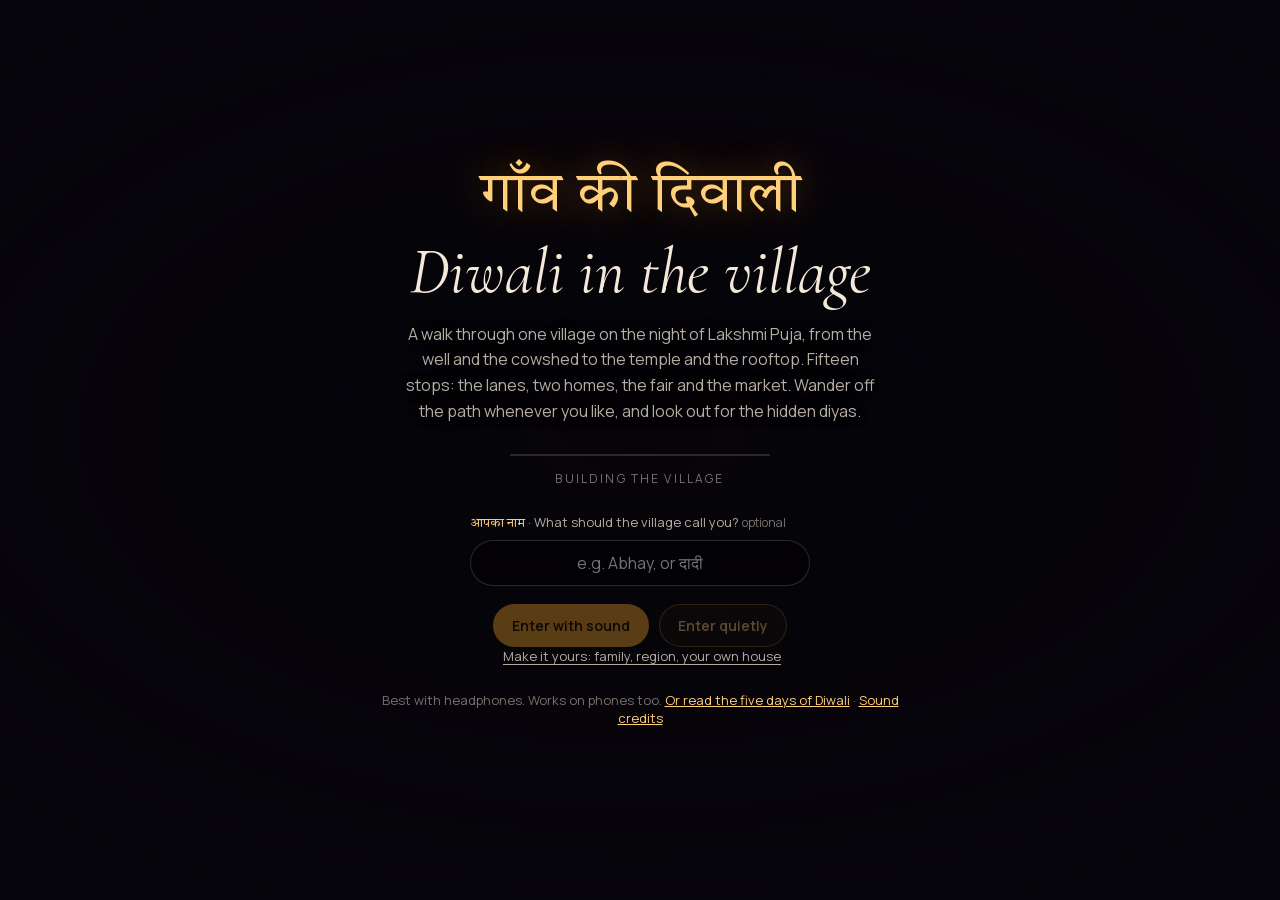
<file: index.html>
<!doctype html>
<html lang="en">
<head>
  <meta charset="utf-8">
  <meta name="viewport" content="width=device-width, initial-scale=1, viewport-fit=cover">
  <title>Gaon ki Diwali</title>
  <meta name="description" content="Walk through an Indian village on Diwali night: lamplit lanes, a rangoli courtyard, the potter's yard, the haat, the temple aarti, floating diyas and fireworks.">
  <meta name="theme-color" content="#07060d">
  <link rel="canonical" href="https://abhay1289.github.io/gaon-ki-diwali/">
  <meta property="og:type" content="website">
  <meta property="og:site_name" content="Gaon ki Diwali">
  <meta property="og:title" content="गाँव की दिवाली · Diwali in the village">
  <meta property="og:description" content="A walk through one village on the night of Lakshmi Puja, from the well and the cowshed to the temple and the rooftop.">
  <meta property="og:url" content="https://abhay1289.github.io/gaon-ki-diwali/">
  <meta property="og:image" content="https://abhay1289.github.io/gaon-ki-diwali/assets/og.jpg">
  <meta property="og:image:secure_url" content="https://abhay1289.github.io/gaon-ki-diwali/assets/og.jpg">
  <meta property="og:image:type" content="image/jpeg">
  <meta property="og:image:width" content="1200">
  <meta property="og:image:height" content="630">
  <meta property="og:image:alt" content="A lamplit Indian village on Diwali night, seen from the rooftops.">
  <meta name="twitter:card" content="summary_large_image">
  <meta name="twitter:title" content="गाँव की दिवाली · Diwali in the village">
  <meta name="twitter:description" content="A walk through one village on the night of Lakshmi Puja, from the well and the cowshed to the temple and the rooftop.">
  <meta name="twitter:image" content="https://abhay1289.github.io/gaon-ki-diwali/assets/og.jpg">
  <meta name="twitter:image:alt" content="A lamplit Indian village on Diwali night, seen from the rooftops.">
  <link rel="preload" href="assets/fonts/f04.woff2" as="font" type="font/woff2" crossorigin>
  <link rel="preload" href="assets/fonts/f13.woff2" as="font" type="font/woff2" crossorigin>
  <link rel="preload" href="assets/fonts/f21.woff2" as="font" type="font/woff2" crossorigin>
  <link rel="preload" href="assets/fonts/f22.woff2" as="font" type="font/woff2" crossorigin>
  <link rel="stylesheet" href="css/fonts.css">
  <link rel="stylesheet" href="css/tour.css">
  <link rel="modulepreload" href="vendor/three/build/three.min.js">
  <link rel="modulepreload" href="js/tour/main.js">
  <link rel="modulepreload" href="js/tour/village.js">
  <script type="importmap">
    {
      "imports": {
        "three": "./vendor/three/build/three.min.js",
        "three/addons/": "./vendor/three/examples/jsm/"
      }
    }
  </script>
</head>
<body class="at-gate">
  <canvas class="scene" data-scene aria-label="A 3D Indian village on Diwali night. Drag to look around; tap the sky to launch a rocket."></canvas>

  <!-- loader / entrance -->
  <div class="loader" data-loader>
    <div class="loader__inner">
      <p class="loader__deva" lang="hi">गाँव की दिवाली</p>
      <h1 class="loader__title">Diwali in the village</h1>
      <p class="loader__lede">A walk through one village on the night of Lakshmi Puja, from the well and the cowshed to the temple and the rooftop. Fifteen stops: the lanes, two homes, the fair and the market. Wander off the path whenever you like, and look out for the hidden diyas.</p>
      <div class="loader__track"><div class="loader__bar" data-loader-bar></div></div>
      <p class="loader__sound" data-gate-sound hidden><span aria-hidden="true">♪</span> Tap anywhere to hear the fireworks</p>
      <p class="loader__status" data-loader-status aria-live="polite">Building the village</p>
      <p class="loader__back" data-me-back hidden></p>
      <p class="loader__date" data-countdown hidden></p>
      <label class="loader__name">
        <span><span lang="hi">आपका नाम</span> · What should the village call you? <em>optional</em></span>
        <input data-me-name maxlength="22" autocomplete="given-name" placeholder="e.g. Abhay, or दादी" enterkeyhint="go">
      </label>
      <div class="loader__actions">
        <button class="btn btn--solid" type="button" data-enter="sound" disabled>Enter with sound</button>
        <button class="btn btn--ghost" type="button" data-enter="quiet" disabled>Enter quietly</button>
      </div>
      <p class="loader__yours"><button type="button" class="loader__over" data-yours-open>Make it yours: family, region, your own house</button></p>
      <p class="loader__foot">Best with headphones. Works on phones too. <a href="story.html">Or read the five days of Diwali</a> · <a href="assets/audio/CREDITS.md">Sound credits</a></p>
    </div>
  </div>

  <!-- top bar -->
  <header class="top">
    <p class="brand"><b lang="hi">गाँव की दिवाली</b><span>Diwali in the village</span></p>
    <div class="top__actions">
      <button class="chip chip--burn" type="button" data-burn><span class="bag__icon" aria-hidden="true"></span><span lang="hi">पटाखे जलाएँ</span><span class="chip__en">Burn crackers</span></button>
      <button class="chip chip--show" type="button" data-show aria-label="Fireworks show"><span class="chip__burst" aria-hidden="true"></span><span>Fireworks show</span></button>
      <button class="chip chip--explore" type="button" data-places-open><span class="chip__spark" aria-hidden="true">✦</span>Explore</button>
      <div class="more">
        <button class="chip chip--icon" type="button" data-more aria-expanded="false" aria-haspopup="true" aria-label="More">⋯</button>
        <div class="menu" data-menu hidden role="menu">
          <button type="button" role="menuitem" data-yours-open><span class="chip__home" aria-hidden="true"></span><span>Make it yours</span></button>
          <button type="button" role="menuitem" data-invite-open><span class="chip__link" aria-hidden="true"></span><span>Invite someone</span></button>
          <button type="button" role="menuitem" data-recap-open><span class="chip__diya" aria-hidden="true"></span><span>My Diwali card</span></button>
          <button type="button" role="menuitem" data-days-open><span class="chip__diya" aria-hidden="true"></span><span>Five days of Diwali</span></button>
          <button type="button" role="menuitem" data-buddy aria-pressed="true"><span class="chip__note" aria-hidden="true">☺</span><span>Chhotu: with you</span></button>
          <button type="button" role="menuitem" data-bgsong aria-pressed="true"><span class="chip__note" aria-hidden="true">♫</span><span>Background song: on</span></button>
          <button type="button" role="menuitem" data-music-open aria-pressed="false"><span class="chip__note" aria-hidden="true">♪</span><span>Music</span></button>
          <button type="button" role="menuitem" data-dawn aria-pressed="false"><span class="chip__sun" aria-hidden="true"></span><span>Dawn</span></button>
          <button type="button" role="menuitem" data-menu-lantern><span class="menu__lantern" aria-hidden="true"></span><span>Release a sky lantern</span></button>
          <button type="button" role="menuitem" data-menu-map aria-pressed="false"><span class="menu__map" aria-hidden="true"></span><span>Map</span></button>
          <button type="button" role="menuitem" data-photo><span class="chip__cam" aria-hidden="true"></span><span>Photo</span></button>
          <button type="button" role="menuitem" data-guide aria-pressed="false"><span class="chip__voice" aria-hidden="true"></span><span data-guide-label>Voice guide: off</span></button>
          <button type="button" role="menuitem" data-share-view><span class="chip__link" aria-hidden="true"></span><span>Share this place</span></button>
          <button type="button" role="menuitem" data-tips-open><span class="chip__q" aria-hidden="true">?</span><span>How to explore</span></button>
          <button type="button" role="menuitem" data-clean aria-pressed="false" title="Hide panels (H)"><span class="chip__eye" aria-hidden="true"></span><span>Clean view</span></button>
        </div>
      </div>
    </div>
  </header>

  <!-- stop panel -->
  <section class="panel" data-panel hidden aria-live="polite">
    <div class="panel__head">
      <p class="panel__num" data-stop-num>1 / 15</p>
      <p class="panel__hi" lang="hi" data-stop-hi></p>
    </div>
    <h2 class="panel__en" data-stop-en></h2>
    <p class="panel__text" data-stop-text></p>
    <div class="panel__row">
      <div class="panel__acts">
        <button class="btn btn--solid" type="button" data-action></button>
        <button class="btn btn--ghost" type="button" data-action2 hidden></button>
      </div>
      <div class="panel__nav">
        <button class="btn btn--ghost" type="button" data-prev aria-label="Previous place">Back</button>
        <button class="btn btn--ghost" type="button" data-next>Next</button>
      </div>
    </div>
    <button class="panel__free" type="button" aria-pressed="false" data-free>Walk freely</button>
  </section>

  <!-- at the cracker ground: your crackers, lit in the middle of the ring -->
  <section class="maidan" data-maidan hidden aria-label="The cracker ground">
    <header class="maidan__head">
      <div><b lang="hi">पटाखा मैदान</b><span>The cracker ground · tap a cracker to light it in the ring</span></div>
      <div class="maidan__actions">
        <button class="btn btn--ghost" type="button" data-maidan-buy>Buy more · और ख़रीदें</button>
        <button class="btn btn--ghost" type="button" data-maidan-leave>वापस · Leave</button>
      </div>
    </header>
    <div class="maidan__list" data-maidan-list></div>
  </section>

  <!-- crackers you bought, ready to light -->
  <div class="bag" data-bag hidden>
    <button class="bag__btn" type="button" data-bag-open aria-expanded="false"><span class="bag__icon" aria-hidden="true"></span><span>Your crackers</span><b data-bag-count>0</b></button>
    <div class="bag__tray" data-bag-tray hidden></div>
  </div>

  <!-- hidden-diya hunt counter and sky-lantern button -->
  <div class="hud" data-hud hidden>
    <span class="hud__diya" aria-hidden="true"></span>
    <span><strong data-hunt-count>0</strong> / <span data-hunt-total>12</span> hidden diyas lit</span>
  </div>
  <!-- Diwali songs: YouTube's own player, kept visible while it plays -->
  <section class="music" data-music hidden aria-label="Diwali songs">
    <div class="music__screen"><div id="yt-player"></div></div>
    <div class="music__bar">
      <div class="music__now">
        <small>Now playing</small>
        <b data-music-title>Ram Aayenge</b>
      </div>
      <div class="music__ctrl">
        <button type="button" data-music-prev aria-label="Previous song">⏮</button>
        <button type="button" data-music-play aria-label="Play or pause">▶</button>
        <button type="button" data-music-next aria-label="Next song">⏭</button>
        <button type="button" data-music-list aria-expanded="false" aria-label="Show song list">☰</button>
        <button type="button" data-music-close aria-label="Stop the music and close">×</button>
      </div>
    </div>
    <label class="music__vol"><span>Volume</span><input type="range" min="0" max="100" value="70" data-music-vol></label>
    <div class="music__list" data-music-panel hidden>
      <ol data-music-tracks></ol>
      <form class="music__paste" data-music-paste>
        <input name="link" placeholder="Paste a YouTube song or playlist link" aria-label="YouTube link">
        <button class="btn btn--ghost" type="submit">Play</button>
      </form>
      <p class="music__note" data-music-note>Songs stream from YouTube's official player. During the aarti it plays the Lakshmi aarti; under the temple bhajan it dips.</p>
    </div>
  </section>

  <!-- progress along the walk: fills as you scroll; each dot is a stop -->
  <nav class="rail" data-rail hidden aria-label="Stops along the walk"><span class="rail__track"><i data-rail-fill></i></span></nav>

  <!-- village map: click a numbered stop to go there -->
  <div class="minimap" data-minimap hidden>
    <canvas class="minimap__canvas" data-minimap-canvas width="200" height="270" aria-label="Map of the village with numbered stops. Click a stop to walk there."></canvas>
  </div>
  <button class="chip minimap-toggle" type="button" data-minimap-toggle aria-pressed="false" hidden>Map</button>
  <button class="lantern-btn" type="button" data-lantern hidden>
    <span class="lantern-btn__icon" aria-hidden="true"></span>
    Release a sky lantern
  </button>

  <div class="letterbox" data-letterbox aria-hidden="true"><i></i><i></i></div>
  <!-- opening title, drawn in over the fly-in -->
  <div class="title-card" data-title hidden aria-hidden="true">
    <p class="title-card__deva" lang="hi"><span>गाँव</span> <span>की</span> <span>दिवाली</span></p>
    <p class="title-card__en">Diwali in the village</p>
    <p class="title-card__skip">Tap to skip</p>
  </div>
  <div class="shutter" data-shutter aria-hidden="true"></div>
  <div class="bubble" data-bubble hidden><b lang="hi" data-bubble-hi></b><small data-bubble-en></small></div>
  <!-- captions for ceremonies such as the aarti -->
  <p class="caption" data-caption aria-live="polite"></p>

  <p class="hint" data-hint>Scroll to walk through the village · drag to look around · tap the sky for a rocket</p>
  <p class="toast" data-toast role="status"></p>

  <!-- touch pad for free walking -->
  <div class="pad" data-pad hidden>
    <button type="button" data-move="1,0" aria-label="Walk forward">▲</button>
    <button type="button" data-move="0,1" aria-label="Turn left">◀</button>
    <button type="button" data-move="-1,0" aria-label="Walk back">▼</button>
    <button type="button" data-move="0,-1" aria-label="Turn right">▶</button>
  </div>

  <!-- places list -->
  <dialog class="places" data-places aria-labelledby="places-title">
    <div class="places__inner">
      <button class="places__close" type="button" data-close aria-label="Close">×</button>
      <h2 id="places-title">Explore the village</h2>
      <button class="places__day" type="button" data-days-open><span data-day-label>लक्ष्मी पूजा · Lakshmi Puja</span><em>Change day</em></button>
      <h3 class="places__sub"><span lang="hi">करने को</span> · Things to do</h3>
      <div class="hub" data-hub>
        <button type="button" data-hub-go="yours"><b lang="hi">मेरी दिवाली</b><span>Make it yours: family, region, your house</span></button>
        <button type="button" data-hub-go="days"><b lang="hi">पाँच दिन</b><span>Dhanteras to Bhai Dooj</span></button>
        <button type="button" data-hub-go="bless"><b lang="hi">दादी का आशीर्वाद</b><span>A blessing for you, by name</span></button>
        <button type="button" data-hub-go="write"><b lang="hi">फुलझड़ी से लिखो</b><span>Write your name in the air</span></button>
        <button type="button" data-hub-go="taash"><b lang="hi">ताश की बाज़ी</b><span>Higher or lower, with the uncles</span></button>
        <button type="button" data-hub-go="balloons"><b lang="hi">गुब्बारे फोड़ो</b><span>Ten pellets at the mela's balloon board</span></button>
        <button type="button" data-hub-go="puri"><b lang="hi">पूरियाँ तलो</b><span>Take each puri out when it's golden</span></button>
        <button type="button" data-hub-go="share"><b lang="hi">मिठाई बाँटो</b><span>Give sweets to everyone you meet</span></button>
        <button type="button" data-hub-go="draw"><b lang="hi">उँगली से रंगोली</b><span>Draw a rangoli by hand</span></button>
        <button type="button" data-hub-go="aarti"><b lang="hi">आरती</b><span>Do the Lakshmi aarti yourself</span></button>
        <button type="button" data-hub-go="name"><b lang="hi">आसमान में नाम</b><span>Your name in fireworks</span></button>
        <button type="button" data-hub-go="gift"><b lang="hi">मिठाई भेजो</b><span>Send someone a box of sweets</span></button>
        <button type="button" data-hub-go="diary"><b lang="hi">मेरी डायरी</b><span>Your Diwali, year after year</span></button>
        <button type="button" data-hub-go="morning"><b lang="hi">अगली सुबह</b><span>The morning after Diwali</span></button>
        <button type="button" data-hub-go="invite"><b lang="hi">न्योता</b><span>Invite someone by name</span></button>
        <button type="button" data-hub-go="card"><b lang="hi">मेरा कार्ड</b><span>Your Diwali card</span></button>
        <button type="button" data-hub-go="guide"><b lang="hi">दादी की आवाज़</b><span data-hub-guide>Voice guide: off</span></button>
        <button type="button" data-hub-go="photo"><b lang="hi">तस्वीर</b><span>A photo with a Diwali frame</span></button>
        <button type="button" data-hub-go="burn"><b lang="hi">पटाखे</b><span>Buy crackers and light them</span></button>
        <button type="button" data-hub-go="show"><b lang="hi">आतिशबाज़ी</b><span>Watch from the rooftops</span></button>
      </div>
      <h3 class="places__sub"><span lang="hi">जगहें</span> · Places</h3>
      <ol class="places__list" data-places-list></ol>
      <h3 class="places__sub"><span lang="hi">दुकानें</span> · Shops and stalls</h3>
      <ul class="places__list places__shops" data-shops-list></ul>
      <a class="places__story" href="story.html">The five days of Diwali, as a story →</a>
    </div>
  </dialog>

  <!-- a shop counter: tap any stall or shop in the village -->
  <dialog class="sheet shop-sheet" data-shop-dialog aria-labelledby="shop-title">
    <div class="sheet__inner">
      <header class="sheet__head">
        <div>
          <p class="sheet__kicker" lang="hi" data-shop-hi></p>
          <h2 class="sheet__title" id="shop-title" data-shop-title></h2>
        </div>
        <button class="sheet__close" type="button" data-shop-close aria-label="Close">×</button>
      </header>
      <p class="shop__note" data-shop-note></p>
      <div class="counter" data-counter hidden></div>
      <ul class="shop__items" data-shop-items></ul>
      <div class="shop__foot">
        <span>बटुआ · Batua <b data-batua>₹0</b></span>
        <span>Jhola <b data-jhola-sum>₹0</b></span>
        <button class="btn btn--ghost shop__parchi" type="button" data-parchi hidden>पर्ची · The bill</button>
        <small>Play money from Dadi's shagun. Nothing is really charged.</small>
      </div>
    </div>
  </dialog>

  <!-- rangoli designer -->
  <dialog class="sheet rangoli-sheet" data-rangoli-dialog aria-labelledby="rg-title">
    <form method="dialog" class="sheet__inner">
      <header class="sheet__head">
        <div>
          <p class="sheet__kicker"><span lang="hi">आँगन की रंगोली</span> · live courtyard floor</p>
          <h2 class="sheet__title" id="rg-title">Shape the courtyard rangoli</h2>
        </div>
        <button class="sheet__close" value="cancel" aria-label="Close">×</button>
      </header>
      <div class="rg">
        <div class="rg__preview">
          <canvas data-rg-canvas width="512" height="512" aria-label="Preview of your rangoli design"></canvas>
          <p class="rg__note">Apply it and the 3D floor of the family's aangan changes beneath the tulsi and the diyas.</p>
        </div>
        <div class="rg__controls">
          <fieldset class="rg__group">
            <legend>Design</legend>
            <div class="rg__options" data-rg-styles role="radiogroup"></div>
          </fieldset>
          <fieldset class="rg__group">
            <legend>Natural pigments</legend>
            <div class="rg__options rg__options--pal" data-rg-palettes role="radiogroup"></div>
          </fieldset>
          <div class="rg__sliders">
            <label>Petals <output data-rg-petals-out>16</output><input type="range" min="8" max="28" step="2" value="16" data-rg-petals></label>
            <label>Rings <output data-rg-rings-out>4</output><input type="range" min="2" max="6" value="4" data-rg-rings></label>
          </div>
          <fieldset class="rg__group">
            <legend>Apply to</legend>
            <div class="rg__options" data-rg-targets role="radiogroup">
              <button type="button" class="rg__opt" role="radio" aria-checked="true" data-target="aangan"><b>The family aangan</b><small>Beside the tulsi chaura</small></button>
              <button type="button" class="rg__opt" role="radio" aria-checked="false" data-target="chaupal"><b>The chaupal</b><small>Round the old banyan</small></button>
            </div>
          </fieldset>
          <div class="sheet__actions">
            <button class="btn btn--ghost" type="button" data-rg-reset>Reset to the original</button>
            <button class="btn btn--solid" type="button" data-rg-apply>Apply rangoli</button>
          </div>
        </div>
      </div>
    </form>
  </dialog>

  <!-- sky lantern wish -->
  <dialog class="sheet wish-sheet" data-wish-dialog aria-labelledby="wish-title">
    <form class="sheet__inner" data-wish-form>
      <header class="sheet__head">
        <div>
          <p class="sheet__kicker"><span lang="hi">आकाश कंदील</span> · a wish for the sky</p>
          <h2 class="sheet__title" id="wish-title">Release a sky lantern</h2>
        </div>
        <button class="sheet__close" type="button" data-wish-close aria-label="Close">×</button>
      </header>
      <label class="field">
        <span>Your name or family name</span>
        <input name="who" maxlength="40" placeholder="e.g. Sharma Parivar" autocomplete="name">
      </label>
      <label class="field">
        <span>Diwali blessing or sankalpa</span>
        <textarea name="wish" maxlength="140" rows="3" placeholder="Write a prayer or a greeting to rise over the village"></textarea>
      </label>
      <div class="sheet__actions">
        <button class="btn btn--ghost" type="button" data-wish-close>Cancel</button>
        <button class="btn btn--solid" type="submit">Light it and let it go</button>
      </div>
      <div class="wishes">
        <h3>Wishes drifting over the village</h3>
        <ul class="wishes__list" data-wish-list></ul>
        <p class="wishes__note">Your wishes stay in this browser only.</p>
      </div>
    </form>
  </dialog>

  <dialog class="sheet wish-sheet" data-name-dialog aria-labelledby="name-title">
    <form class="sheet__inner" data-name-form>
      <header class="sheet__head">
        <div>
          <p class="sheet__kicker"><span lang="hi">आसमान में आपका नाम</span> · a greeting in fireworks</p>
          <h2 class="sheet__title" id="name-title">Write your name in the sky</h2>
        </div>
        <button class="sheet__close" type="button" data-name-close aria-label="Close">×</button>
      </header>
      <label class="field">
        <span>Your name, or the name of someone you're wishing</span>
        <input name="who" maxlength="22" placeholder="e.g. Sharma Parivar, or दादी" autocomplete="off" data-name-input required>
      </label>
      <div class="sheet__actions">
        <button class="btn btn--ghost" type="button" data-name-close>Cancel</button>
        <button class="btn btn--solid" type="submit">Light the rocket</button>
      </div>
    </form>
  </dialog>
  <div class="tips" data-tips hidden role="dialog" aria-modal="false" aria-labelledby="tips-title">
    <p class="tips__kicker" lang="hi">गाँव घूमने का तरीका</p>
    <h2 class="tips__title" id="tips-title" data-tips-title>How to explore</h2>
    <ul class="tips__list">
      <li><b>Scroll or swipe up</b> to walk the lanes. Stop, and the walk stops with you.</li>
      <li><b>Tap a house, shop or the temple</b> to step inside. Tap unlit diyas to light them.</li>
      <li><b>Drag</b> to look around. <b>Tap the sky</b> to send up a rocket.</li>
      <li><b>✦ Explore</b> (top right) has everything to do: make it yours, the five days, the aarti, your name in the sky, invites and your Diwali card.</li>
    </ul>
    <button class="btn btn--solid" type="button" data-tips-close>Chalo, let's go</button>
  </div>
  <div class="tips link-card" data-link-card hidden role="dialog" aria-labelledby="link-title">
    <p class="tips__kicker" lang="hi">यह जगह भेजें</p>
    <h2 class="tips__title" id="link-title">Share this place</h2>
    <input class="link-card__url" readonly aria-label="Link to this place">
    <div class="sheet__actions">
      <button class="btn btn--ghost" type="button" data-link-close>Close</button>
      <button class="btn btn--solid" type="button" data-link-copy>Copy link</button>
    </div>
  </div>
  <dialog class="sheet yours-sheet" data-yours aria-labelledby="yours-title">
    <form class="sheet__inner" data-yours-form>
      <header class="sheet__head">
        <div>
          <p class="sheet__kicker"><span lang="hi">मेरी दिवाली</span> · make it yours</p>
          <h2 class="sheet__title" id="yours-title">Your Diwali, your village</h2>
        </div>
        <button class="sheet__close" type="button" data-yours-close aria-label="Close">×</button>
      </header>
      <p class="yours__note">Everything here stays in this browser only.</p>
      <fieldset class="yours__group">
        <legend>You and your family</legend>
        <div class="yours__grid">
          <label class="field"><span>Your name</span><input name="name" maxlength="22" autocomplete="given-name" placeholder="e.g. Abhay"></label>
          <label class="field"><span>Family name, for your house</span><input name="surname" maxlength="18" autocomplete="family-name" placeholder="e.g. Tiwari, or तिवारी"></label>
          <label class="field"><span><span lang="hi">माँ</span> · Mother</span><input name="maa" maxlength="16" placeholder="Maa"></label>
          <label class="field"><span><span lang="hi">पापा</span> · Father</span><input name="papa" maxlength="16" placeholder="Papa"></label>
          <label class="field"><span><span lang="hi">दादी / नानी</span> · Grandmother</span><input name="dadi" maxlength="16" placeholder="Dadi"></label>
          <label class="field"><span><span lang="hi">भाई / बहन</span> · Brother or sister</span><input name="sib" maxlength="16" placeholder="Didi"></label>
        </div>
      </fieldset>
      <fieldset class="yours__group">
        <legend>Where your family celebrates</legend>
        <select name="region" class="yours__select">
          <option value="north">North India · UP, Bihar, Rajasthan, MP</option>
          <option value="bengal">Bengal · Kali Puja night</option>
          <option value="maharashtra">Maharashtra · kandil, faral, killa</option>
          <option value="gujarat">Gujarat · Diwali and Saal Mubarak</option>
          <option value="south">South India · Naraka Chaturdashi</option>
        </select>
      </fieldset>
      <fieldset class="yours__group">
        <legend>Your house in the village</legend>
        <div class="yours__grid">
          <label class="field"><span>Rangoli at your door</span><select name="rgStyle" class="yours__select" data-my-rg-styles></select></label>
          <label class="field"><span>Rangoli colours</span><select name="rgPalette" class="yours__select" data-my-rg-palettes></select></label>
        </div>
        <div class="yours__swatches" role="radiogroup" aria-label="Kandil colour" data-kandil></div>
      </fieldset>
      <fieldset class="yours__group">
        <legend>Comfort</legend>
        <div class="yours__grid">
          <label class="field"><span>Story language</span><select name="lang" class="yours__select"><option value="both">Hindi and English</option><option value="hi">हिन्दी</option><option value="en">English</option></select></label>
          <label class="field"><span>Text size</span><select name="text" class="yours__select"><option value="normal">Normal</option><option value="large">Large</option></select></label>
        </div>
        <label class="yours__check"><input type="checkbox" name="calm"> <span>Calm mode: skip the drone flight, no screen shake or flashes</span></label>
      </fieldset>
      <div class="sheet__actions">
        <button class="btn btn--ghost" type="button" data-yours-close>Cancel</button>
        <button class="btn btn--solid" type="submit">Save · सहेजें</button>
      </div>
    </form>
  </dialog>
  <dialog class="sheet wish-sheet" data-float aria-labelledby="float-title">
    <form class="sheet__inner" data-float-form>
      <header class="sheet__head">
        <div>
          <p class="sheet__kicker"><span lang="hi">याद का दीया</span> · a diya on the water</p>
          <h2 class="sheet__title" id="float-title">Float a diya for someone</h2>
        </div>
        <button class="sheet__close" type="button" data-float-close aria-label="Close">×</button>
      </header>
      <p class="yours__note">At the ghat, diyas float out on leaf boats for those we remember: grandparents, ancestors, anyone you miss tonight. Their name stays on the water each time you come back. It stays in this browser only.</p>
      <label class="field"><span>Whose name should it carry? (optional)</span><input name="who" maxlength="22" placeholder="e.g. Nanaji, or दादाजी" autocomplete="off"></label>
      <div class="sheet__actions">
        <button class="btn btn--ghost" type="button" data-float-plain>Just float a diya</button>
        <button class="btn btn--solid" type="submit">Float it with their name</button>
      </div>
    </form>
  </dialog>
  <dialog class="sheet wish-sheet" data-gift aria-labelledby="gift-title">
    <form class="sheet__inner" data-gift-form>
      <header class="sheet__head">
        <div>
          <p class="sheet__kicker"><span lang="hi">मिठाई का डिब्बा</span> · a box of sweets</p>
          <h2 class="sheet__title" id="gift-title">Send a mithai box</h2>
        </div>
        <button class="sheet__close" type="button" data-gift-close aria-label="Close">×</button>
      </header>
      <label class="field"><span>Who is it for?</span><input name="to" maxlength="22" required placeholder="e.g. Nani, or Priya"></label>
      <fieldset class="yours__group"><legend>Fill the box (up to six)</legend><div class="gift__sweets" data-gift-sweets></div></fieldset>
      <fieldset class="yours__group"><legend>The box</legend><div class="gift__colours" data-gift-colours></div></fieldset>
      <label class="field"><span>A message (optional)</span><input name="msg" maxlength="90" placeholder="e.g. Wish I was there with you this Diwali"></label>
      <p class="yours__note">They open a link and find your box waiting, to tap open. The names, sweets and message travel inside the link, so only send it to them.</p>
      <div class="sheet__actions">
        <button class="btn btn--ghost" type="button" data-gift-close>Cancel</button>
        <button class="btn btn--solid" type="submit">Pack it and send</button>
      </div>
    </form>
  </dialog>
  <dialog class="sheet wish-sheet" data-invite aria-labelledby="invite-title">
    <form class="sheet__inner" data-invite-form>
      <header class="sheet__head">
        <div>
          <p class="sheet__kicker"><span lang="hi">न्योता भेजें</span> · invite someone</p>
          <h2 class="sheet__title" id="invite-title">Invite someone to your village</h2>
        </div>
        <button class="sheet__close" type="button" data-invite-close aria-label="Close">×</button>
      </header>
      <label class="field"><span>Who is it for?</span><input name="to" maxlength="22" required placeholder="e.g. Dadi, or Rahul"></label>
      <div class="invite__photo">
        <label class="invite__pick" data-invite-pick>
          <input type="file" accept="image/*" data-invite-photo>
          <span class="invite__thumb" data-invite-thumb aria-hidden="true">+</span>
          <span><b>Add a photo</b><small>Optional. It becomes the cover of their invite.</small></span>
        </label>
        <button class="btn btn--ghost" type="button" data-invite-photo-clear hidden>Remove photo</button>
      </div>
      <p class="yours__note">You get an invite card to send with the link. When they open it, the photo is the cover of their welcome, they're greeted by name, and their name is written in fireworks over the village. Their name, yours and a small copy of the photo travel inside the link, so only send it to them.</p>
      <div class="sheet__actions">
        <button class="btn btn--ghost" type="button" data-invite-close>Cancel</button>
        <button class="btn btn--solid" type="submit">Make the invite link</button>
      </div>
    </form>
  </dialog>
  <dialog class="places days" data-days aria-labelledby="days-title">
    <div class="places__inner">
      <button class="places__close" type="button" data-days-close aria-label="Close">×</button>
      <p class="tips__kicker" lang="hi">दीपोत्सव के पाँच दिन</p>
      <h2 id="days-title">Five days of Diwali</h2>
      <ol class="places__list days__list" data-days-list></ol>
    </div>
  </dialog>
  <dialog class="sheet photo-sheet" data-photo-dialog aria-labelledby="photo-title">
    <div class="sheet__inner">
      <header class="sheet__head">
        <div>
          <p class="sheet__kicker"><span lang="hi">दिवाली की तस्वीर</span> · your Diwali picture</p>
          <h2 class="sheet__title" id="photo-title">Choose a frame</h2>
        </div>
        <button class="sheet__close" type="button" data-photo-close aria-label="Close">×</button>
      </header>
      <img class="photo__preview" data-photo-preview alt="Your picture of the village with a Diwali frame">
      <div class="photo__frames" role="radiogroup" aria-label="Frame" data-photo-frames>
        <button type="button" role="radio" aria-checked="true" data-frame="0"><span lang="hi">गेंदा</span> Marigold</button>
        <button type="button" role="radio" aria-checked="false" data-frame="1"><span lang="hi">रंगोली</span> Rangoli</button>
        <button type="button" role="radio" aria-checked="false" data-frame="2"><span lang="hi">सादा</span> Simple</button>
      </div>
      <div class="photo__link" data-photo-linkrow hidden>
        <input readonly aria-label="Invite link" data-photo-linkurl>
        <button class="btn btn--ghost" type="button" data-photo-linkcopy>Copy invite link</button>
      </div>
      <div class="sheet__actions">
        <button class="btn btn--ghost" type="button" data-photo-share hidden>Share</button>
        <button class="btn btn--solid" type="button" data-photo-save>Save picture</button>
      </div>
    </div>
  </dialog>
  <div class="game" data-game hidden role="dialog" aria-labelledby="game-title">
    <button class="sheet__close game__close" type="button" data-game-close aria-label="Close">×</button>
    <p class="tips__kicker" data-game-kicker></p>
    <h2 class="tips__title" id="game-title" data-game-title></h2>
    <div data-game-body></div>
  </div>
  <div class="write-bar share-bar" data-share-bar hidden>
    <span lang="hi">मिठाई का डिब्बा</span>
    <b data-share-left>8 left</b>
    <button class="btn btn--solid" type="button" data-share-done>Done</button>
  </div>
  <div class="write-bar" data-write-bar hidden>
    <span lang="hi">फुलझड़ी से लिखो</span>
    <button class="btn btn--ghost" type="button" data-write-clear>Clear</button>
    <button class="btn btn--ghost" type="button" data-write-photo>Photo</button>
    <button class="btn btn--solid" type="button" data-write-done>Done</button>
  </div>
  <button class="card-btn" type="button" data-card hidden><span lang="hi">कार्ड सहेजें</span> · Save this greeting card</button>

  <noscript><p class="noscript">This village is built live in your browser and needs JavaScript and WebGL.</p></noscript>

  <script src="js/sound.js"></script>
  <script src="js/flame.js"></script>
  <script src="js/goods.js"></script>
  <script type="module" src="js/tour/main.js"></script>
</body>
</html>
</file>
<file: css/fonts.css>
/* cyrillic-ext */
@font-face {
  font-family: 'Cormorant Garamond';
  font-style: italic;
  font-weight: 400;
  font-display: swap;
  src: url(../assets/fonts/f00.woff2) format('woff2');
  unicode-range: U+0460-052F, U+1C80-1C8A, U+20B4, U+2DE0-2DFF, U+A640-A69F, U+FE2E-FE2F;
}
/* cyrillic */
@font-face {
  font-family: 'Cormorant Garamond';
  font-style: italic;
  font-weight: 400;
  font-display: swap;
  src: url(../assets/fonts/f01.woff2) format('woff2');
  unicode-range: U+0301, U+0400-045F, U+0490-0491, U+04B0-04B1, U+2116;
}
/* vietnamese */
@font-face {
  font-family: 'Cormorant Garamond';
  font-style: italic;
  font-weight: 400;
  font-display: swap;
  src: url(../assets/fonts/f02.woff2) format('woff2');
  unicode-range: U+0102-0103, U+0110-0111, U+0128-0129, U+0168-0169, U+01A0-01A1, U+01AF-01B0, U+0300-0301, U+0303-0304, U+0308-0309, U+0323, U+0329, U+1EA0-1EF9, U+20AB;
}
/* latin-ext */
@font-face {
  font-family: 'Cormorant Garamond';
  font-style: italic;
  font-weight: 400;
  font-display: swap;
  src: url(../assets/fonts/f03.woff2) format('woff2');
  unicode-range: U+0100-02BA, U+02BD-02C5, U+02C7-02CC, U+02CE-02D7, U+02DD-02FF, U+0304, U+0308, U+0329, U+1D00-1DBF, U+1E00-1E9F, U+1EF2-1EFF, U+2020, U+20A0-20AB, U+20AD-20C4, U+2113, U+2C60-2C7F, U+A720-A7FF;
}
/* latin */
@font-face {
  font-family: 'Cormorant Garamond';
  font-style: italic;
  font-weight: 400;
  font-display: swap;
  src: url(../assets/fonts/f04.woff2) format('woff2');
  unicode-range: U+0000-00FF, U+0131, U+0152-0153, U+02BB-02BC, U+02C6, U+02DA, U+02DC, U+0304, U+0308, U+0329, U+2000-206F, U+20AC, U+2122, U+2191, U+2193, U+2212, U+2215, U+FEFF, U+FFFD;
}
/* cyrillic-ext */
@font-face {
  font-family: 'Cormorant Garamond';
  font-style: italic;
  font-weight: 500;
  font-display: swap;
  src: url(../assets/fonts/f00.woff2) format('woff2');
  unicode-range: U+0460-052F, U+1C80-1C8A, U+20B4, U+2DE0-2DFF, U+A640-A69F, U+FE2E-FE2F;
}
/* cyrillic */
@font-face {
  font-family: 'Cormorant Garamond';
  font-style: italic;
  font-weight: 500;
  font-display: swap;
  src: url(../assets/fonts/f01.woff2) format('woff2');
  unicode-range: U+0301, U+0400-045F, U+0490-0491, U+04B0-04B1, U+2116;
}
/* vietnamese */
@font-face {
  font-family: 'Cormorant Garamond';
  font-style: italic;
  font-weight: 500;
  font-display: swap;
  src: url(../assets/fonts/f02.woff2) format('woff2');
  unicode-range: U+0102-0103, U+0110-0111, U+0128-0129, U+0168-0169, U+01A0-01A1, U+01AF-01B0, U+0300-0301, U+0303-0304, U+0308-0309, U+0323, U+0329, U+1EA0-1EF9, U+20AB;
}
/* latin-ext */
@font-face {
  font-family: 'Cormorant Garamond';
  font-style: italic;
  font-weight: 500;
  font-display: swap;
  src: url(../assets/fonts/f03.woff2) format('woff2');
  unicode-range: U+0100-02BA, U+02BD-02C5, U+02C7-02CC, U+02CE-02D7, U+02DD-02FF, U+0304, U+0308, U+0329, U+1D00-1DBF, U+1E00-1E9F, U+1EF2-1EFF, U+2020, U+20A0-20AB, U+20AD-20C4, U+2113, U+2C60-2C7F, U+A720-A7FF;
}
/* latin */
@font-face {
  font-family: 'Cormorant Garamond';
  font-style: italic;
  font-weight: 500;
  font-display: swap;
  src: url(../assets/fonts/f04.woff2) format('woff2');
  unicode-range: U+0000-00FF, U+0131, U+0152-0153, U+02BB-02BC, U+02C6, U+02DA, U+02DC, U+0304, U+0308, U+0329, U+2000-206F, U+20AC, U+2122, U+2191, U+2193, U+2212, U+2215, U+FEFF, U+FFFD;
}
/* cyrillic-ext */
@font-face {
  font-family: 'Cormorant Garamond';
  font-style: normal;
  font-weight: 400;
  font-display: swap;
  src: url(../assets/fonts/f05.woff2) format('woff2');
  unicode-range: U+0460-052F, U+1C80-1C8A, U+20B4, U+2DE0-2DFF, U+A640-A69F, U+FE2E-FE2F;
}
/* cyrillic */
@font-face {
  font-family: 'Cormorant Garamond';
  font-style: normal;
  font-weight: 400;
  font-display: swap;
  src: url(../assets/fonts/f06.woff2) format('woff2');
  unicode-range: U+0301, U+0400-045F, U+0490-0491, U+04B0-04B1, U+2116;
}
/* vietnamese */
@font-face {
  font-family: 'Cormorant Garamond';
  font-style: normal;
  font-weight: 400;
  font-display: swap;
  src: url(../assets/fonts/f07.woff2) format('woff2');
  unicode-range: U+0102-0103, U+0110-0111, U+0128-0129, U+0168-0169, U+01A0-01A1, U+01AF-01B0, U+0300-0301, U+0303-0304, U+0308-0309, U+0323, U+0329, U+1EA0-1EF9, U+20AB;
}
/* latin-ext */
@font-face {
  font-family: 'Cormorant Garamond';
  font-style: normal;
  font-weight: 400;
  font-display: swap;
  src: url(../assets/fonts/f08.woff2) format('woff2');
  unicode-range: U+0100-02BA, U+02BD-02C5, U+02C7-02CC, U+02CE-02D7, U+02DD-02FF, U+0304, U+0308, U+0329, U+1D00-1DBF, U+1E00-1E9F, U+1EF2-1EFF, U+2020, U+20A0-20AB, U+20AD-20C4, U+2113, U+2C60-2C7F, U+A720-A7FF;
}
/* latin */
@font-face {
  font-family: 'Cormorant Garamond';
  font-style: normal;
  font-weight: 400;
  font-display: swap;
  src: url(../assets/fonts/f09.woff2) format('woff2');
  unicode-range: U+0000-00FF, U+0131, U+0152-0153, U+02BB-02BC, U+02C6, U+02DA, U+02DC, U+0304, U+0308, U+0329, U+2000-206F, U+20AC, U+2122, U+2191, U+2193, U+2212, U+2215, U+FEFF, U+FFFD;
}
/* cyrillic-ext */
@font-face {
  font-family: 'Cormorant Garamond';
  font-style: normal;
  font-weight: 500;
  font-display: swap;
  src: url(../assets/fonts/f05.woff2) format('woff2');
  unicode-range: U+0460-052F, U+1C80-1C8A, U+20B4, U+2DE0-2DFF, U+A640-A69F, U+FE2E-FE2F;
}
/* cyrillic */
@font-face {
  font-family: 'Cormorant Garamond';
  font-style: normal;
  font-weight: 500;
  font-display: swap;
  src: url(../assets/fonts/f06.woff2) format('woff2');
  unicode-range: U+0301, U+0400-045F, U+0490-0491, U+04B0-04B1, U+2116;
}
/* vietnamese */
@font-face {
  font-family: 'Cormorant Garamond';
  font-style: normal;
  font-weight: 500;
  font-display: swap;
  src: url(../assets/fonts/f07.woff2) format('woff2');
  unicode-range: U+0102-0103, U+0110-0111, U+0128-0129, U+0168-0169, U+01A0-01A1, U+01AF-01B0, U+0300-0301, U+0303-0304, U+0308-0309, U+0323, U+0329, U+1EA0-1EF9, U+20AB;
}
/* latin-ext */
@font-face {
  font-family: 'Cormorant Garamond';
  font-style: normal;
  font-weight: 500;
  font-display: swap;
  src: url(../assets/fonts/f08.woff2) format('woff2');
  unicode-range: U+0100-02BA, U+02BD-02C5, U+02C7-02CC, U+02CE-02D7, U+02DD-02FF, U+0304, U+0308, U+0329, U+1D00-1DBF, U+1E00-1E9F, U+1EF2-1EFF, U+2020, U+20A0-20AB, U+20AD-20C4, U+2113, U+2C60-2C7F, U+A720-A7FF;
}
/* latin */
@font-face {
  font-family: 'Cormorant Garamond';
  font-style: normal;
  font-weight: 500;
  font-display: swap;
  src: url(../assets/fonts/f09.woff2) format('woff2');
  unicode-range: U+0000-00FF, U+0131, U+0152-0153, U+02BB-02BC, U+02C6, U+02DA, U+02DC, U+0304, U+0308, U+0329, U+2000-206F, U+20AC, U+2122, U+2191, U+2193, U+2212, U+2215, U+FEFF, U+FFFD;
}
/* cyrillic-ext */
@font-face {
  font-family: 'Cormorant Garamond';
  font-style: normal;
  font-weight: 600;
  font-display: swap;
  src: url(../assets/fonts/f05.woff2) format('woff2');
  unicode-range: U+0460-052F, U+1C80-1C8A, U+20B4, U+2DE0-2DFF, U+A640-A69F, U+FE2E-FE2F;
}
/* cyrillic */
@font-face {
  font-family: 'Cormorant Garamond';
  font-style: normal;
  font-weight: 600;
  font-display: swap;
  src: url(../assets/fonts/f06.woff2) format('woff2');
  unicode-range: U+0301, U+0400-045F, U+0490-0491, U+04B0-04B1, U+2116;
}
/* vietnamese */
@font-face {
  font-family: 'Cormorant Garamond';
  font-style: normal;
  font-weight: 600;
  font-display: swap;
  src: url(../assets/fonts/f07.woff2) format('woff2');
  unicode-range: U+0102-0103, U+0110-0111, U+0128-0129, U+0168-0169, U+01A0-01A1, U+01AF-01B0, U+0300-0301, U+0303-0304, U+0308-0309, U+0323, U+0329, U+1EA0-1EF9, U+20AB;
}
/* latin-ext */
@font-face {
  font-family: 'Cormorant Garamond';
  font-style: normal;
  font-weight: 600;
  font-display: swap;
  src: url(../assets/fonts/f08.woff2) format('woff2');
  unicode-range: U+0100-02BA, U+02BD-02C5, U+02C7-02CC, U+02CE-02D7, U+02DD-02FF, U+0304, U+0308, U+0329, U+1D00-1DBF, U+1E00-1E9F, U+1EF2-1EFF, U+2020, U+20A0-20AB, U+20AD-20C4, U+2113, U+2C60-2C7F, U+A720-A7FF;
}
/* latin */
@font-face {
  font-family: 'Cormorant Garamond';
  font-style: normal;
  font-weight: 600;
  font-display: swap;
  src: url(../assets/fonts/f09.woff2) format('woff2');
  unicode-range: U+0000-00FF, U+0131, U+0152-0153, U+02BB-02BC, U+02C6, U+02DA, U+02DC, U+0304, U+0308, U+0329, U+2000-206F, U+20AC, U+2122, U+2191, U+2193, U+2212, U+2215, U+FEFF, U+FFFD;
}
/* devanagari */
@font-face {
  font-family: 'Kalam';
  font-style: normal;
  font-weight: 400;
  font-display: swap;
  src: url(../assets/fonts/f10.woff2) format('woff2');
  unicode-range: U+0900-097F, U+1CD0-1CF4, U+1CF7-1CF9, U+200C-200D, U+20A8, U+20B9, U+20F0, U+25CC, U+A830-A839, U+A8E0-A8FF, U+11B00-11B0A;
}
/* latin-ext */
@font-face {
  font-family: 'Kalam';
  font-style: normal;
  font-weight: 400;
  font-display: swap;
  src: url(../assets/fonts/f11.woff2) format('woff2');
  unicode-range: U+0100-02BA, U+02BD-02C5, U+02C7-02CC, U+02CE-02D7, U+02DD-02FF, U+0304, U+0308, U+0329, U+1D00-1DBF, U+1E00-1E9F, U+1EF2-1EFF, U+2020, U+20A0-20AB, U+20AD-20C4, U+2113, U+2C60-2C7F, U+A720-A7FF;
}
/* latin */
@font-face {
  font-family: 'Kalam';
  font-style: normal;
  font-weight: 400;
  font-display: swap;
  src: url(../assets/fonts/f12.woff2) format('woff2');
  unicode-range: U+0000-00FF, U+0131, U+0152-0153, U+02BB-02BC, U+02C6, U+02DA, U+02DC, U+0304, U+0308, U+0329, U+2000-206F, U+20AC, U+2122, U+2191, U+2193, U+2212, U+2215, U+FEFF, U+FFFD;
}
/* devanagari */
@font-face {
  font-family: 'Kalam';
  font-style: normal;
  font-weight: 700;
  font-display: swap;
  src: url(../assets/fonts/f13.woff2) format('woff2');
  unicode-range: U+0900-097F, U+1CD0-1CF4, U+1CF7-1CF9, U+200C-200D, U+20A8, U+20B9, U+20F0, U+25CC, U+A830-A839, U+A8E0-A8FF, U+11B00-11B0A;
}
/* latin-ext */
@font-face {
  font-family: 'Kalam';
  font-style: normal;
  font-weight: 700;
  font-display: swap;
  src: url(../assets/fonts/f14.woff2) format('woff2');
  unicode-range: U+0100-02BA, U+02BD-02C5, U+02C7-02CC, U+02CE-02D7, U+02DD-02FF, U+0304, U+0308, U+0329, U+1D00-1DBF, U+1E00-1E9F, U+1EF2-1EFF, U+2020, U+20A0-20AB, U+20AD-20C4, U+2113, U+2C60-2C7F, U+A720-A7FF;
}
/* latin */
@font-face {
  font-family: 'Kalam';
  font-style: normal;
  font-weight: 700;
  font-display: swap;
  src: url(../assets/fonts/f15.woff2) format('woff2');
  unicode-range: U+0000-00FF, U+0131, U+0152-0153, U+02BB-02BC, U+02C6, U+02DA, U+02DC, U+0304, U+0308, U+0329, U+2000-206F, U+20AC, U+2122, U+2191, U+2193, U+2212, U+2215, U+FEFF, U+FFFD;
}
/* cyrillic-ext */
@font-face {
  font-family: 'Manrope';
  font-style: normal;
  font-weight: 400;
  font-display: swap;
  src: url(../assets/fonts/f16.woff2) format('woff2');
  unicode-range: U+0460-052F, U+1C80-1C8A, U+20B4, U+2DE0-2DFF, U+A640-A69F, U+FE2E-FE2F;
}
/* cyrillic */
@font-face {
  font-family: 'Manrope';
  font-style: normal;
  font-weight: 400;
  font-display: swap;
  src: url(../assets/fonts/f17.woff2) format('woff2');
  unicode-range: U+0301, U+0400-045F, U+0490-0491, U+04B0-04B1, U+2116;
}
/* greek */
@font-face {
  font-family: 'Manrope';
  font-style: normal;
  font-weight: 400;
  font-display: swap;
  src: url(../assets/fonts/f18.woff2) format('woff2');
  unicode-range: U+0370-0377, U+037A-037F, U+0384-038A, U+038C, U+038E-03A1, U+03A3-03FF;
}
/* vietnamese */
@font-face {
  font-family: 'Manrope';
  font-style: normal;
  font-weight: 400;
  font-display: swap;
  src: url(../assets/fonts/f19.woff2) format('woff2');
  unicode-range: U+0102-0103, U+0110-0111, U+0128-0129, U+0168-0169, U+01A0-01A1, U+01AF-01B0, U+0300-0301, U+0303-0304, U+0308-0309, U+0323, U+0329, U+1EA0-1EF9, U+20AB;
}
/* latin-ext */
@font-face {
  font-family: 'Manrope';
  font-style: normal;
  font-weight: 400;
  font-display: swap;
  src: url(../assets/fonts/f20.woff2) format('woff2');
  unicode-range: U+0100-02BA, U+02BD-02C5, U+02C7-02CC, U+02CE-02D7, U+02DD-02FF, U+0304, U+0308, U+0329, U+1D00-1DBF, U+1E00-1E9F, U+1EF2-1EFF, U+2020, U+20A0-20AB, U+20AD-20C4, U+2113, U+2C60-2C7F, U+A720-A7FF;
}
/* latin */
@font-face {
  font-family: 'Manrope';
  font-style: normal;
  font-weight: 400;
  font-display: swap;
  src: url(../assets/fonts/f21.woff2) format('woff2');
  unicode-range: U+0000-00FF, U+0131, U+0152-0153, U+02BB-02BC, U+02C6, U+02DA, U+02DC, U+0304, U+0308, U+0329, U+2000-206F, U+20AC, U+2122, U+2191, U+2193, U+2212, U+2215, U+FEFF, U+FFFD;
}
/* cyrillic-ext */
@font-face {
  font-family: 'Manrope';
  font-style: normal;
  font-weight: 500;
  font-display: swap;
  src: url(../assets/fonts/f16.woff2) format('woff2');
  unicode-range: U+0460-052F, U+1C80-1C8A, U+20B4, U+2DE0-2DFF, U+A640-A69F, U+FE2E-FE2F;
}
/* cyrillic */
@font-face {
  font-family: 'Manrope';
  font-style: normal;
  font-weight: 500;
  font-display: swap;
  src: url(../assets/fonts/f17.woff2) format('woff2');
  unicode-range: U+0301, U+0400-045F, U+0490-0491, U+04B0-04B1, U+2116;
}
/* greek */
@font-face {
  font-family: 'Manrope';
  font-style: normal;
  font-weight: 500;
  font-display: swap;
  src: url(../assets/fonts/f18.woff2) format('woff2');
  unicode-range: U+0370-0377, U+037A-037F, U+0384-038A, U+038C, U+038E-03A1, U+03A3-03FF;
}
/* vietnamese */
@font-face {
  font-family: 'Manrope';
  font-style: normal;
  font-weight: 500;
  font-display: swap;
  src: url(../assets/fonts/f19.woff2) format('woff2');
  unicode-range: U+0102-0103, U+0110-0111, U+0128-0129, U+0168-0169, U+01A0-01A1, U+01AF-01B0, U+0300-0301, U+0303-0304, U+0308-0309, U+0323, U+0329, U+1EA0-1EF9, U+20AB;
}
/* latin-ext */
@font-face {
  font-family: 'Manrope';
  font-style: normal;
  font-weight: 500;
  font-display: swap;
  src: url(../assets/fonts/f20.woff2) format('woff2');
  unicode-range: U+0100-02BA, U+02BD-02C5, U+02C7-02CC, U+02CE-02D7, U+02DD-02FF, U+0304, U+0308, U+0329, U+1D00-1DBF, U+1E00-1E9F, U+1EF2-1EFF, U+2020, U+20A0-20AB, U+20AD-20C4, U+2113, U+2C60-2C7F, U+A720-A7FF;
}
/* latin */
@font-face {
  font-family: 'Manrope';
  font-style: normal;
  font-weight: 500;
  font-display: swap;
  src: url(../assets/fonts/f21.woff2) format('woff2');
  unicode-range: U+0000-00FF, U+0131, U+0152-0153, U+02BB-02BC, U+02C6, U+02DA, U+02DC, U+0304, U+0308, U+0329, U+2000-206F, U+20AC, U+2122, U+2191, U+2193, U+2212, U+2215, U+FEFF, U+FFFD;
}
/* cyrillic-ext */
@font-face {
  font-family: 'Manrope';
  font-style: normal;
  font-weight: 600;
  font-display: swap;
  src: url(../assets/fonts/f16.woff2) format('woff2');
  unicode-range: U+0460-052F, U+1C80-1C8A, U+20B4, U+2DE0-2DFF, U+A640-A69F, U+FE2E-FE2F;
}
/* cyrillic */
@font-face {
  font-family: 'Manrope';
  font-style: normal;
  font-weight: 600;
  font-display: swap;
  src: url(../assets/fonts/f17.woff2) format('woff2');
  unicode-range: U+0301, U+0400-045F, U+0490-0491, U+04B0-04B1, U+2116;
}
/* greek */
@font-face {
  font-family: 'Manrope';
  font-style: normal;
  font-weight: 600;
  font-display: swap;
  src: url(../assets/fonts/f18.woff2) format('woff2');
  unicode-range: U+0370-0377, U+037A-037F, U+0384-038A, U+038C, U+038E-03A1, U+03A3-03FF;
}
/* vietnamese */
@font-face {
  font-family: 'Manrope';
  font-style: normal;
  font-weight: 600;
  font-display: swap;
  src: url(../assets/fonts/f19.woff2) format('woff2');
  unicode-range: U+0102-0103, U+0110-0111, U+0128-0129, U+0168-0169, U+01A0-01A1, U+01AF-01B0, U+0300-0301, U+0303-0304, U+0308-0309, U+0323, U+0329, U+1EA0-1EF9, U+20AB;
}
/* latin-ext */
@font-face {
  font-family: 'Manrope';
  font-style: normal;
  font-weight: 600;
  font-display: swap;
  src: url(../assets/fonts/f20.woff2) format('woff2');
  unicode-range: U+0100-02BA, U+02BD-02C5, U+02C7-02CC, U+02CE-02D7, U+02DD-02FF, U+0304, U+0308, U+0329, U+1D00-1DBF, U+1E00-1E9F, U+1EF2-1EFF, U+2020, U+20A0-20AB, U+20AD-20C4, U+2113, U+2C60-2C7F, U+A720-A7FF;
}
/* latin */
@font-face {
  font-family: 'Manrope';
  font-style: normal;
  font-weight: 600;
  font-display: swap;
  src: url(../assets/fonts/f21.woff2) format('woff2');
  unicode-range: U+0000-00FF, U+0131, U+0152-0153, U+02BB-02BC, U+02C6, U+02DA, U+02DC, U+0304, U+0308, U+0329, U+2000-206F, U+20AC, U+2122, U+2191, U+2193, U+2212, U+2215, U+FEFF, U+FFFD;
}
/* cyrillic-ext */
@font-face {
  font-family: 'Manrope';
  font-style: normal;
  font-weight: 700;
  font-display: swap;
  src: url(../assets/fonts/f16.woff2) format('woff2');
  unicode-range: U+0460-052F, U+1C80-1C8A, U+20B4, U+2DE0-2DFF, U+A640-A69F, U+FE2E-FE2F;
}
/* cyrillic */
@font-face {
  font-family: 'Manrope';
  font-style: normal;
  font-weight: 700;
  font-display: swap;
  src: url(../assets/fonts/f17.woff2) format('woff2');
  unicode-range: U+0301, U+0400-045F, U+0490-0491, U+04B0-04B1, U+2116;
}
/* greek */
@font-face {
  font-family: 'Manrope';
  font-style: normal;
  font-weight: 700;
  font-display: swap;
  src: url(../assets/fonts/f18.woff2) format('woff2');
  unicode-range: U+0370-0377, U+037A-037F, U+0384-038A, U+038C, U+038E-03A1, U+03A3-03FF;
}
/* vietnamese */
@font-face {
  font-family: 'Manrope';
  font-style: normal;
  font-weight: 700;
  font-display: swap;
  src: url(../assets/fonts/f19.woff2) format('woff2');
  unicode-range: U+0102-0103, U+0110-0111, U+0128-0129, U+0168-0169, U+01A0-01A1, U+01AF-01B0, U+0300-0301, U+0303-0304, U+0308-0309, U+0323, U+0329, U+1EA0-1EF9, U+20AB;
}
/* latin-ext */
@font-face {
  font-family: 'Manrope';
  font-style: normal;
  font-weight: 700;
  font-display: swap;
  src: url(../assets/fonts/f20.woff2) format('woff2');
  unicode-range: U+0100-02BA, U+02BD-02C5, U+02C7-02CC, U+02CE-02D7, U+02DD-02FF, U+0304, U+0308, U+0329, U+1D00-1DBF, U+1E00-1E9F, U+1EF2-1EFF, U+2020, U+20A0-20AB, U+20AD-20C4, U+2113, U+2C60-2C7F, U+A720-A7FF;
}
/* latin */
@font-face {
  font-family: 'Manrope';
  font-style: normal;
  font-weight: 700;
  font-display: swap;
  src: url(../assets/fonts/f21.woff2) format('woff2');
  unicode-range: U+0000-00FF, U+0131, U+0152-0153, U+02BB-02BC, U+02C6, U+02DA, U+02DC, U+0304, U+0308, U+0329, U+2000-206F, U+20AC, U+2122, U+2191, U+2193, U+2212, U+2215, U+FEFF, U+FFFD;
}
/* devanagari */
@font-face {
  font-family: 'Tiro Devanagari Hindi';
  font-style: normal;
  font-weight: 400;
  font-display: swap;
  src: url(../assets/fonts/f22.woff2) format('woff2');
  unicode-range: U+0900-097F, U+1CD0-1CF4, U+1CF7-1CF9, U+200C-200D, U+20A8, U+20B9, U+20F0, U+25CC, U+A830-A839, U+A8E0-A8FF, U+11B00-11B0A;
}
/* latin-ext */
@font-face {
  font-family: 'Tiro Devanagari Hindi';
  font-style: normal;
  font-weight: 400;
  font-display: swap;
  src: url(../assets/fonts/f23.woff2) format('woff2');
  unicode-range: U+0100-02BA, U+02BD-02C5, U+02C7-02CC, U+02CE-02D7, U+02DD-02FF, U+0304, U+0308, U+0329, U+1D00-1DBF, U+1E00-1E9F, U+1EF2-1EFF, U+2020, U+20A0-20AB, U+20AD-20C4, U+2113, U+2C60-2C7F, U+A720-A7FF;
}
/* latin */
@font-face {
  font-family: 'Tiro Devanagari Hindi';
  font-style: normal;
  font-weight: 400;
  font-display: swap;
  src: url(../assets/fonts/f24.woff2) format('woff2');
  unicode-range: U+0000-00FF, U+0131, U+0152-0153, U+02BB-02BC, U+02C6, U+02DA, U+02DC, U+0304, U+0308, U+0329, U+2000-206F, U+20AC, U+2122, U+2191, U+2193, U+2212, U+2215, U+FEFF, U+FFFD;
}
</file>
<file: css/tour.css>
:root {
  --night: #07060d;
  --ink: #f4e9d8;
  --ink-soft: rgba(244, 233, 216, .74);
  --ink-faint: rgba(244, 233, 216, .48);
  --line: rgba(244, 233, 216, .16);
  --marigold: #f4a62a;
  --ember: #ffcf7a;
  --glass: rgba(10, 8, 16, .62);
  --serif: "Cormorant Garamond", Georgia, serif;
  --sans: "Manrope", system-ui, -apple-system, sans-serif;
  --deva: "Tiro Devanagari Hindi", "Kohinoor Devanagari", serif;
  --ease: cubic-bezier(.22, 1, .36, 1);
  --gutter: clamp(16px, 3vw, 32px);
  color-scheme: dark;
}
* { box-sizing: border-box; }
html, body { margin: 0; height: 100%; overflow: hidden; background: var(--night); color: var(--ink); font-family: var(--sans); -webkit-font-smoothing: antialiased; }
button { font: inherit; color: inherit; }
:focus-visible { outline: 2px solid var(--marigold); outline-offset: 3px; }
.scene { position: fixed; inset: 0; width: 100%; height: 100%; display: block; touch-action: none; cursor: grab; }
.scene:active { cursor: grabbing; }

.btn { appearance: none; border: 1px solid transparent; border-radius: 999px; padding: 11px 18px; font-size: 14px; font-weight: 600; cursor: pointer; white-space: nowrap; transition: background .25s, border-color .25s, opacity .25s, transform .2s; }
.btn:active { transform: scale(.97); }
.btn:disabled { opacity: .35; cursor: default; }
.btn--solid { background: var(--marigold); color: #1a0d03; }
.btn--solid:hover:not(:disabled) { background: var(--ember); }
.btn--ghost { border-color: rgba(244, 166, 42, .5); color: var(--ember); background: rgba(244, 166, 42, .06); }
.btn--ghost:hover:not(:disabled) { background: rgba(244, 166, 42, .16); }

/* loader */
.loader { position: fixed; inset: 0; z-index: 30; display: grid; place-items: center; padding: 24px; background: radial-gradient(60% 50% at 50% 60%, rgba(255, 130, 40, .14), transparent 70%), var(--night); transition: opacity 1.1s var(--ease), visibility 1.1s; }
.loader.is-done { opacity: 0; visibility: hidden; }
.loader__inner { max-width: 520px; text-align: center; }
.loader__deva { font-family: var(--deva); font-size: clamp(34px, 7vw, 56px); color: var(--ember); margin: 0; text-shadow: 0 0 40px rgba(255, 150, 40, .45); }
.loader__title { font-family: var(--serif); font-style: italic; font-weight: 400; font-size: clamp(36px, 7vw, 64px); line-height: 1; margin: 6px 0 18px; }
.loader__lede { color: var(--ink-soft); margin: 0 auto 30px; max-width: 30em; line-height: 1.6; }
.loader__track { width: min(260px, 70vw); height: 2px; margin: 0 auto; background: var(--line); overflow: hidden; border-radius: 2px; }
.loader__bar { height: 100%; background: var(--marigold); transform: scaleX(0); transform-origin: left; transition: transform .5s var(--ease); }
.loader__status { font-size: 12px; letter-spacing: .18em; text-transform: uppercase; color: var(--ink-faint); margin: 14px 0 26px; }
.loader__actions { display: flex; gap: 10px; justify-content: center; flex-wrap: wrap; }
.loader__foot { margin-top: 26px; font-size: 13px; color: var(--ink-faint); }
.loader__foot a { color: var(--ember); }

/* top bar */
.top { position: fixed; z-index: 10; top: 0; left: 0; right: 0; display: flex; justify-content: space-between; align-items: center; gap: 12px; padding: max(14px, env(safe-area-inset-top)) var(--gutter) 0; pointer-events: none; }
.top > * { pointer-events: auto; }
.brand { margin: 0; display: grid; line-height: 1.15; text-shadow: 0 2px 12px rgba(0, 0, 0, .8); }
.brand b { font-family: var(--deva); font-weight: 400; font-size: 20px; color: var(--ember); }
.brand span { font-size: 12px; letter-spacing: .18em; text-transform: uppercase; color: var(--ink-soft); }
.top__actions { display: flex; gap: 8px; }
.chip { display: inline-flex; align-items: center; gap: 8px; padding: 9px 14px; border-radius: 999px; border: 1px solid var(--line); background: var(--glass); backdrop-filter: blur(10px); -webkit-backdrop-filter: blur(10px); font-size: 13px; font-weight: 600; cursor: pointer; }
.chip i { width: 8px; height: 8px; border-radius: 50%; background: var(--ink-faint); }
.chip[aria-pressed="true"] i { background: var(--marigold); box-shadow: 0 0 10px var(--marigold); }

/* stop panel */
.panel { position: fixed; z-index: 10; left: var(--gutter); bottom: max(var(--gutter), env(safe-area-inset-bottom)); width: min(440px, calc(100vw - 2 * var(--gutter))); padding: 20px 22px 16px; border-radius: 14px; border: 1px solid var(--line); background: var(--glass); backdrop-filter: blur(14px); -webkit-backdrop-filter: blur(14px); box-shadow: 0 30px 60px -20px rgba(0, 0, 0, .7); transition: transform .5s var(--ease), opacity .5s; }
.panel[hidden] { display: none; }
.panel__head { display: flex; justify-content: space-between; align-items: baseline; gap: 10px; }
.panel__num { margin: 0; font-size: 12px; letter-spacing: .2em; color: var(--marigold); font-weight: 700; }
.panel__hi { margin: 0; font-family: var(--deva); color: var(--ember); font-size: 18px; }
.panel__en { font-family: var(--serif); font-weight: 500; font-size: clamp(28px, 4vw, 36px); line-height: 1.05; margin: 6px 0 10px; }
.panel__text { margin: 0 0 16px; color: var(--ink-soft); font-size: 14.5px; line-height: 1.6; transition: opacity .4s; }
.panel__row { display: flex; justify-content: space-between; align-items: center; gap: 10px; flex-wrap: wrap; }
.panel__nav { display: flex; gap: 8px; margin-left: auto; }
.panel__free { margin-top: 12px; padding: 0; background: none; border: 0; font-size: 13px; color: var(--ink-faint); text-decoration: underline; text-underline-offset: 3px; cursor: pointer; }
.panel__free:hover { color: var(--ink); }
.panel.is-walking .panel__text { opacity: .35; }
.panel.is-free .panel__row, .panel.is-free .panel__text, .panel.is-free .panel__head { display: none; }
.panel.is-free .panel__en::before { content: "Wandering the village"; }
.panel.is-free .panel__en { font-size: 24px; color: transparent; position: relative; }
.panel.is-free .panel__en::before { position: absolute; left: 0; color: var(--ink); }

@media (max-width: 640px) {
  .panel { left: 10px; right: 10px; width: auto; bottom: max(10px, env(safe-area-inset-bottom)); padding: 16px 16px 12px; }
  .panel__text { font-size: 13.5px; max-height: 6.4em; overflow: auto; }
  .brand span { display: none; }
}

.hint, .toast { position: fixed; z-index: 9; left: 50%; transform: translate(-50%, 10px); margin: 0; padding: 9px 16px; border-radius: 999px; background: var(--glass); backdrop-filter: blur(8px); -webkit-backdrop-filter: blur(8px); font-size: 13px; color: var(--ink-soft); opacity: 0; pointer-events: none; transition: opacity .5s, transform .5s var(--ease); white-space: nowrap; }
.hint { top: 172px; white-space: normal; text-align: center; width: max-content; max-width: max(240px, min(520px, calc(100vw - 400px))); }
.toast { top: 120px; color: var(--ember); }
.hint.is-on, .toast.is-on { opacity: 1; transform: translate(-50%, 0); }

.pad { position: fixed; z-index: 11; right: 16px; bottom: 200px; display: grid; grid-template-columns: repeat(3, 52px); grid-template-rows: repeat(2, 52px); gap: 6px; }
.pad[hidden] { display: none; }
.pad button { border-radius: 12px; border: 1px solid var(--line); background: var(--glass); font-size: 18px; touch-action: none; }
.pad button:nth-child(1) { grid-column: 2; grid-row: 1; }
.pad button:nth-child(2) { grid-column: 1; grid-row: 2; }
.pad button:nth-child(3) { grid-column: 2; grid-row: 2; }
.pad button:nth-child(4) { grid-column: 3; grid-row: 2; }

.places { width: min(440px, calc(100vw - 32px)); padding: 0; border: 1px solid rgba(244, 166, 42, .3); border-radius: 14px; background: #120b0e; color: var(--ink); }
.places::backdrop { background: rgba(4, 3, 8, .6); backdrop-filter: blur(4px); }
.places__inner { position: relative; padding: 24px; }
.places[open] { max-height: calc(100svh - 32px); overflow: auto; }
.places__sub { margin: 22px 0 8px; font-size: 12px; font-weight: 700; letter-spacing: .14em; text-transform: uppercase; color: var(--ink-faint); }
.places__sub span { font-family: var(--deva); font-size: 15px; letter-spacing: 0; text-transform: none; color: var(--ember); font-weight: 400; }
.places__shops .num { font-size: 13px; }
.places h2 { font-family: var(--serif); font-weight: 500; font-size: 30px; margin: 0 0 14px; }
.places__close { position: absolute; top: 12px; right: 12px; width: 36px; height: 36px; border-radius: 50%; border: 1px solid var(--line); background: none; font-size: 22px; cursor: pointer; }
.places__list { list-style: none; margin: 0; padding: 0; display: grid; gap: 4px; }
.places__list button { width: 100%; display: flex; align-items: center; gap: 14px; padding: 10px 12px; border-radius: 10px; border: 0; background: none; text-align: left; cursor: pointer; }
.places__list button:hover, .places__list button[aria-current="true"] { background: rgba(244, 166, 42, .1); }
.places__list .num { width: 26px; height: 26px; border-radius: 50%; display: grid; place-items: center; font-size: 12px; font-weight: 700; border: 1px solid rgba(244, 166, 42, .5); color: var(--ember); flex: none; }
.places__list b { display: block; font-family: var(--deva); font-weight: 400; color: var(--ember); font-size: 15px; }
.places__list em { font-style: normal; font-size: 15px; }
.places__story { display: inline-block; margin-top: 16px; color: var(--ember); font-size: 14px; }
.noscript { position: fixed; inset: 0; display: grid; place-items: center; padding: 24px; text-align: center; }

/* hidden-diya hunt counter */
.hud { position: fixed; z-index: 10; top: max(64px, calc(env(safe-area-inset-top) + 50px)); right: var(--gutter); display: inline-flex; align-items: center; gap: 10px; padding: 8px 14px 8px 10px; border-radius: 999px; border: 1px solid rgba(244, 166, 42, .35); background: var(--glass); backdrop-filter: blur(10px); -webkit-backdrop-filter: blur(10px); font-size: 13px; color: var(--ink-soft); }
.hud[hidden] { display: none; }
.hud strong { color: var(--ember); font-size: 15px; font-variant-numeric: tabular-nums; }
.hud__diya { position: relative; width: 18px; height: 10px; margin-top: 6px; border-radius: 0 0 10px 10px; background: linear-gradient(90deg, #6a2a10, #c8622d 45%, #6a2a10); }
.hud__diya::before { content: ""; position: absolute; left: 9px; top: -11px; width: 6px; height: 10px; border-radius: 50% 50% 45% 45% / 65% 65% 35% 35%; background: radial-gradient(circle at 50% 70%, #fff6d0, #ffb030 55%, rgba(255, 120, 20, 0) 75%); box-shadow: 0 0 10px 3px rgba(255, 150, 40, .55); animation: diyaflick 1.6s ease-in-out infinite alternate; transform-origin: bottom center; }
@keyframes diyaflick { 0% { transform: scale(1, 1) rotate(-3deg); } 50% { transform: scale(.9, 1.12) rotate(2deg); } 100% { transform: scale(1.05, .95) rotate(-1deg); } }
.hud.is-pop { animation: hudpop .7s var(--ease); }
@keyframes hudpop { 30% { transform: scale(1.14); border-color: var(--marigold); box-shadow: 0 0 30px rgba(244, 166, 42, .5); } }

/* sky lantern button */
.lantern-btn { position: fixed; z-index: 10; right: var(--gutter); bottom: max(var(--gutter), env(safe-area-inset-bottom)); display: inline-flex; align-items: center; gap: 10px; padding: 11px 18px 11px 14px; border-radius: 999px; border: 1px solid rgba(244, 166, 42, .45); background: var(--glass); backdrop-filter: blur(10px); -webkit-backdrop-filter: blur(10px); color: var(--ember); font-size: 14px; font-weight: 600; cursor: pointer; transition: background .25s, transform .2s; }
.lantern-btn[hidden] { display: none; }
.lantern-btn:hover { background: rgba(244, 166, 42, .14); }
.lantern-btn:active { transform: scale(.96); }
.lantern-btn__icon { width: 14px; height: 18px; border-radius: 6px 6px 3px 3px; background: linear-gradient(180deg, #ffd890, #ff8a30); box-shadow: 0 0 14px 4px rgba(255, 150, 50, .55); animation: float 3s ease-in-out infinite; }
@keyframes float { 50% { transform: translateY(-3px); } }
@media (max-width: 640px) {
  .lantern-btn { bottom: auto; top: max(108px, calc(env(safe-area-inset-top) + 96px)); padding: 8px 12px; font-size: 12px; }
  .hud { font-size: 12px; }
}

/* panel arrival: lines rise in one after another */
.panel.is-arrive .panel__head, .panel.is-arrive .panel__en, .panel.is-arrive .panel__text, .panel.is-arrive .panel__row { animation: rise .8s var(--ease) both; }
.panel.is-arrive .panel__en { animation-delay: .06s; }
.panel.is-arrive .panel__text { animation-delay: .14s; }
.panel.is-arrive .panel__row { animation-delay: .22s; }
@keyframes rise { from { opacity: 0; transform: translateY(14px); filter: blur(6px); } }
.panel.is-arrive::after { content: ""; position: absolute; inset: -1px; border-radius: 14px; pointer-events: none; border: 1px solid var(--marigold); animation: ring 1.2s var(--ease) forwards; }
@keyframes ring { from { opacity: .9; } to { opacity: 0; } }
@media (prefers-reduced-motion: reduce) { .panel.is-arrive *, .panel.is-arrive::after, .hud.is-pop, .lantern-btn__icon, .hud__diya::before { animation: none !important; } }

/* opening title over the fly-in */
.title-card { position: fixed; inset: 0; z-index: 12; display: grid; place-content: center; justify-items: center; gap: 10px; pointer-events: none; text-align: center; }
.title-card[hidden] { display: none; }
.title-card__deva { margin: 0; font-family: var(--deva); font-size: clamp(48px, 9vw, 112px); color: var(--ember); line-height: 1.1; text-shadow: 0 0 30px rgba(255, 150, 40, .5), 0 4px 30px rgba(0, 0, 0, .7); }
.title-card__deva span { display: inline-block; opacity: 0; transform: translateY(30px); filter: blur(12px); }
.title-card__en { margin: 0; font-family: var(--serif); font-style: italic; font-size: clamp(22px, 3vw, 34px); color: var(--ink); opacity: 0; letter-spacing: .3em; text-shadow: 0 2px 20px rgba(0, 0, 0, .8); }
.title-card__skip { position: fixed; bottom: 28px; left: 0; right: 0; margin: 0; font-size: 12px; letter-spacing: .2em; text-transform: uppercase; color: var(--ink-faint); opacity: 0; }
.title-card.is-on .title-card__deva span { animation: word 1.6s var(--ease) forwards, wordout 1.2s ease-in 8.4s forwards; }
.title-card.is-on .title-card__deva span:nth-child(2) { animation-delay: .35s, 8.5s; }
.title-card.is-on .title-card__deva span:nth-child(3) { animation-delay: .7s, 8.6s; }
.title-card.is-on .title-card__en { animation: subtitle 2.2s var(--ease) 1.4s forwards, wordout 1.2s ease-in 8.6s forwards; }
.title-card.is-on .title-card__skip { animation: subtitle 1s ease 2.5s forwards; }
@keyframes word { to { opacity: 1; transform: none; filter: blur(0); } }
@keyframes subtitle { from { opacity: 0; letter-spacing: .6em; } to { opacity: 1; letter-spacing: .3em; } }
@keyframes wordout { to { opacity: 0; transform: translateY(-20px); filter: blur(10px); } }

/* ceremony captions */
.caption { position: fixed; z-index: 11; left: 50%; bottom: max(28vh, 200px); transform: translate(-50%, 12px); margin: 0; padding: 10px 22px; border-radius: 999px; background: rgba(10, 6, 4, .55); backdrop-filter: blur(8px); -webkit-backdrop-filter: blur(8px); font-family: var(--deva); font-size: clamp(20px, 2.6vw, 30px); color: var(--ember); opacity: 0; transition: opacity .8s, transform .8s var(--ease); pointer-events: none; text-align: center; white-space: nowrap; }
.caption small { display: block; font-family: var(--sans); font-size: 12px; letter-spacing: .14em; text-transform: uppercase; color: var(--ink-soft); }
.caption.is-on { opacity: 1; transform: translate(-50%, 0); }
@media (prefers-reduced-motion: reduce) { .title-card * { animation: none !important; opacity: 1 !important; } }

/* photo mode */
.chip__cam { width: 14px; height: 10px; border: 1.5px solid currentColor; border-radius: 3px; position: relative; }
.chip__cam::before { content: ""; position: absolute; left: 3px; top: 1px; width: 5px; height: 5px; border: 1.5px solid currentColor; border-radius: 50%; }
.shutter { position: fixed; inset: 0; z-index: 40; background: #fff; opacity: 0; pointer-events: none; }
.shutter.is-on { animation: shutter .6s ease-out; }
@keyframes shutter { 0% { opacity: .85; } 100% { opacity: 0; } }
/* a dip to black when the camera cuts to a doorstep */
.shutter.is-dip { background: #050306; animation: dip 1s ease-in-out; }
@keyframes dip { 0% { opacity: 0; } 40%, 55% { opacity: 1; } 100% { opacity: 0; } }
@media (max-width: 640px) { .top__actions .chip { padding: 8px 11px; font-size: 12px; } }

/* village minimap */
.minimap { position: fixed; z-index: 10; right: var(--gutter); bottom: calc(max(var(--gutter), env(safe-area-inset-bottom)) + 58px); width: 160px; padding: 6px; border-radius: 12px; border: 1px solid var(--line); background: var(--glass); backdrop-filter: blur(10px); -webkit-backdrop-filter: blur(10px); }
.minimap[hidden] { display: none; }
.minimap__canvas { display: block; width: 100%; height: auto; border-radius: 8px; cursor: pointer; }
.minimap-toggle { position: fixed; z-index: 10; right: var(--gutter); bottom: calc(max(var(--gutter), env(safe-area-inset-bottom)) + 58px); }
.minimap:not([hidden]) ~ .minimap-toggle { bottom: calc(max(var(--gutter), env(safe-area-inset-bottom)) + 58px + 228px); }
.minimap-toggle[hidden] { display: none; }
@media (max-width: 640px) {
  .minimap { width: 132px; bottom: auto; top: max(150px, calc(env(safe-area-inset-top) + 140px)); }
  .minimap-toggle, .minimap:not([hidden]) ~ .minimap-toggle { bottom: auto; top: max(150px, calc(env(safe-area-inset-top) + 140px)); right: auto; left: var(--gutter); }
}

/* secondary stop action */
.panel__acts { display: flex; flex-wrap: wrap; gap: 8px; }
.panel__acts [hidden] { display: none; }

/* sheets: rangoli designer and wish */
.sheet { width: min(860px, calc(100vw - 24px)); max-height: calc(100svh - 24px); padding: clamp(18px, 3vw, 30px); border: 1px solid rgba(244, 166, 42, .3); border-radius: 16px; background: #120c10; color: var(--ink); box-shadow: 0 40px 100px -20px rgba(0, 0, 0, .9); }
.sheet::backdrop { background: rgba(4, 3, 8, .55); backdrop-filter: blur(3px); }
.sheet[open] { animation: sheetIn .45s var(--ease); }
@keyframes sheetIn { from { opacity: 0; transform: translateY(14px) scale(.985); } }
.sheet__inner { display: grid; gap: 18px; }
.sheet__head { display: flex; justify-content: space-between; align-items: flex-start; gap: 16px; padding-bottom: 14px; border-bottom: 1px solid var(--line); }
.sheet__kicker { margin: 0 0 4px; font-size: 12px; letter-spacing: .12em; text-transform: uppercase; color: var(--marigold); }
.sheet__kicker span { font-family: var(--deva); letter-spacing: 0; text-transform: none; font-size: 15px; }
.sheet__title { margin: 0; font-family: var(--serif); font-weight: 500; font-size: clamp(28px, 4vw, 40px); line-height: 1.05; }
.sheet__close { flex: none; width: 40px; height: 40px; border-radius: 10px; border: 1px solid var(--line); background: none; font-size: 24px; line-height: 1; cursor: pointer; }
.sheet__actions { display: flex; flex-wrap: wrap; justify-content: flex-end; gap: 10px; }

.rg { display: grid; grid-template-columns: minmax(0, 1fr) minmax(0, 1.05fr); gap: clamp(16px, 3vw, 30px); }
@media (max-width: 720px) { .rg { grid-template-columns: 1fr; } }
.rg__preview canvas { width: 100%; aspect-ratio: 1; border-radius: 14px; background: #2a160f; border: 1px solid var(--line); display: block; }
.rg__note { margin: 10px 0 0; font-size: 13px; color: var(--ink-faint); line-height: 1.5; }
.rg__controls { display: grid; gap: 16px; align-content: start; }
.rg__group { border: 0; padding: 0; margin: 0; }
.rg__group legend { padding: 0; margin-bottom: 8px; font-size: 13px; font-weight: 600; color: var(--ember); }
.rg__options { display: grid; grid-template-columns: 1fr 1fr; gap: 8px; }
.rg__opt { text-align: left; padding: 10px 12px; border-radius: 10px; border: 1px solid var(--line); background: rgba(255, 255, 255, .02); cursor: pointer; transition: border-color .2s, background .2s; }
.rg__opt b { display: block; font-size: 14px; font-weight: 600; }
.rg__opt small { display: block; font-size: 12px; color: var(--ink-faint); white-space: nowrap; overflow: hidden; text-overflow: ellipsis; }
.rg__opt[aria-checked="true"] { border-color: var(--marigold); background: rgba(244, 166, 42, .1); }
.rg__swatch { display: inline-flex; margin-right: 8px; vertical-align: middle; }
.rg__swatch i { width: 16px; height: 16px; border-radius: 50%; margin-left: -5px; border: 1.5px solid #120c10; }
.rg__swatch i:first-child { margin-left: 0; }
.rg__options--pal .rg__opt { display: flex; align-items: center; font-size: 13px; font-weight: 600; }
.rg__sliders { display: grid; grid-template-columns: 1fr 1fr; gap: 14px; }
.rg__sliders label { display: grid; grid-template-columns: 1fr auto; gap: 6px; font-size: 13px; color: var(--ink-soft); }
.rg__sliders output { color: var(--ember); font-variant-numeric: tabular-nums; }
.rg__sliders input { grid-column: 1 / -1; accent-color: var(--marigold); }

.wish-sheet { width: min(620px, calc(100vw - 24px)); }
.field { display: grid; gap: 6px; font-size: 13px; font-weight: 600; color: var(--ember); }
.field input, .field textarea { font: inherit; font-size: 16px; font-weight: 400; color: var(--ink); padding: 12px 14px; border-radius: 10px; border: 1px solid var(--line); background: rgba(0, 0, 0, .35); resize: vertical; }
.field input:focus, .field textarea:focus { outline: none; border-color: var(--marigold); }
.wishes { border-top: 1px solid var(--line); padding-top: 14px; }
.wishes h3 { margin: 0 0 10px; font-size: 14px; font-weight: 600; color: var(--ember); }
.wishes__list { list-style: none; margin: 0; padding: 0; display: grid; gap: 8px; max-height: 220px; overflow: auto; }
.wishes__list li { padding: 10px 14px; border-radius: 10px; border: 1px solid var(--line); background: rgba(255, 255, 255, .02); }
.wishes__list b { display: flex; justify-content: space-between; gap: 10px; font-size: 14px; color: var(--marigold); }
.wishes__list b small { font-weight: 400; color: var(--ink-faint); font-size: 12px; }
.wishes__list p { margin: 4px 0 0; font-size: 14px; color: var(--ink-soft); line-height: 1.5; }
.wishes__note { margin: 8px 0 0; font-size: 12px; color: var(--ink-faint); }

/* dawn chip */
.chip__sun { width: 12px; height: 12px; border-radius: 50%; background: linear-gradient(180deg, #ffd890, #ff8a40); box-shadow: 0 0 0 2px rgba(255, 200, 120, .2); }
.chip[data-dawn][aria-pressed="true"] .chip__sun { background: linear-gradient(180deg, #c8d0ff, #6a70c0); }
@media (max-width: 640px) { .chip[data-photo], .chip[data-dawn] { padding: 8px 10px; } .chip[data-dawn] span:last-child { display: none; } }

/* speech bubble over a villager */
.bubble { position: fixed; z-index: 9; left: 0; top: 0; max-width: 220px; padding: 9px 14px 8px; border-radius: 14px; background: rgba(250, 242, 228, .95); color: #2a1a0c; text-align: center; pointer-events: none; box-shadow: 0 10px 24px -8px rgba(0, 0, 0, .6); }
.bubble[hidden] { display: none; }
.bubble::after { content: ""; position: absolute; left: 50%; bottom: -7px; margin-left: -7px; border: 7px solid transparent; border-bottom: 0; border-top-color: rgba(250, 242, 228, .95); }
.bubble b { display: block; font-family: var(--deva); font-weight: 400; font-size: 18px; line-height: 1.25; }
.bubble small { display: block; font-size: 12px; color: #6a5440; }
.bubble.is-on { animation: pop .35s var(--ease); }
@keyframes pop { from { opacity: 0; scale: .8; } }

/* Diwali songs mini-player (YouTube requires the player to stay visible, min 200px tall) */
.chip__note { font-size: 13px; line-height: 1; color: var(--marigold); }
.music { position: fixed; z-index: 12; right: var(--gutter); top: max(108px, calc(env(safe-area-inset-top) + 96px)); width: 356px; border-radius: 14px; overflow: hidden; border: 1px solid rgba(244, 166, 42, .3); background: rgba(14, 9, 12, .92); backdrop-filter: blur(10px); -webkit-backdrop-filter: blur(10px); box-shadow: 0 30px 60px -20px rgba(0, 0, 0, .8); }
.music[hidden] { display: none; }
.music__screen { width: 356px; height: 200px; background: #000; }
.music__screen iframe, .music__screen > div { width: 100%; height: 100%; display: block; border: 0; }
.music__bar { display: flex; align-items: center; justify-content: space-between; gap: 10px; padding: 10px 12px 6px; }
.music__now { min-width: 0; }
.music__now small { display: block; font-size: 12px; letter-spacing: .14em; text-transform: uppercase; color: var(--ink-faint); }
.music__now b { display: block; font-size: 13px; font-weight: 600; white-space: nowrap; overflow: hidden; text-overflow: ellipsis; max-width: 160px; }
.music__ctrl { display: flex; gap: 2px; flex: none; }
.music__ctrl button { width: 30px; height: 30px; border-radius: 8px; border: 0; background: none; font-size: 14px; cursor: pointer; color: var(--ink); }
.music__ctrl button:hover { background: rgba(244, 166, 42, .14); }
.music__vol { display: flex; align-items: center; gap: 10px; padding: 0 12px 12px; font-size: 12px; color: var(--ink-faint); }
.music__vol input { flex: 1; accent-color: var(--marigold); }
.music__list { border-top: 1px solid var(--line); padding: 10px 12px 12px; display: grid; gap: 10px; }
.music__list[hidden] { display: none; }
.music__list ol { list-style: none; margin: 0; padding: 0; display: grid; gap: 2px; max-height: 190px; overflow: auto; }
.music__list ol button { width: 100%; text-align: left; padding: 7px 10px; border-radius: 8px; border: 0; background: none; cursor: pointer; }
.music__list ol button:hover, .music__list ol button[aria-current="true"] { background: rgba(244, 166, 42, .12); }
.music__list ol b { display: block; font-size: 13px; font-weight: 600; }
.music__list ol small { display: block; font-size: 12px; color: var(--ink-faint); }
.music__paste { display: flex; gap: 8px; }
.music__paste input { flex: 1; min-width: 0; font: inherit; font-size: 14px; color: var(--ink); padding: 9px 12px; border-radius: 999px; border: 1px solid var(--line); background: rgba(0, 0, 0, .35); }
.music__paste input:focus { outline: none; border-color: var(--marigold); }
.music__note { margin: 0; font-size: 12px; color: var(--ink-faint); line-height: 1.45; }
/* while the player is up, the corner tools step aside so nothing covers it */
body.music-open .hud { right: calc(var(--gutter) + 368px); }
@media (max-width: 640px) {
  .music { left: 10px; right: 10px; width: auto; top: max(100px, calc(env(safe-area-inset-top) + 90px)); }
  .music__screen { width: 100%; height: 200px; }
  body.music-open .minimap, body.music-open .minimap-toggle, body.music-open .lantern-btn, body.music-open .hud { display: none; }
}

/* cinematic letterbox for the opening drone shot */
.letterbox { position: fixed; inset: 0; z-index: 11; pointer-events: none; }
.letterbox i { position: absolute; left: 0; right: 0; height: 11vh; background: #000; transition: transform 1.4s var(--ease); }
.letterbox i:first-child { top: 0; transform: translateY(-100%); }
.letterbox i:last-child { bottom: 0; transform: translateY(100%); }
.letterbox.is-on i { transform: none; }
/* the top bar and tools wait until the drone lands */
body.is-intro .top, body.is-intro .hud, body.is-intro .lantern-btn, body.is-intro .minimap, body.is-intro .minimap-toggle { opacity: 0; pointer-events: none; }
.top, .hud, .lantern-btn, .minimap, .minimap-toggle { transition: opacity 1.2s var(--ease); }
/* title timing for the longer opening: in around 1.5s, out around 9.5s */
.title-card.is-on .title-card__deva span { animation: word 1.8s var(--ease) 1.2s forwards, wordout 1.4s ease-in 9.4s forwards; }
.title-card.is-on .title-card__deva span:nth-child(2) { animation-delay: 1.55s, 9.5s; }
.title-card.is-on .title-card__deva span:nth-child(3) { animation-delay: 1.9s, 9.6s; }
.title-card.is-on .title-card__en { animation: subtitle 2.4s var(--ease) 2.8s forwards, wordout 1.4s ease-in 9.8s forwards; }
.title-card__skip { bottom: calc(11vh + 18px); }

/* progress rail on the left edge */
.rail { position: fixed; z-index: 9; left: max(14px, env(safe-area-inset-left)); top: 120px; height: min(46vh, 420px); width: 18px; }
.rail[hidden] { display: none; }
.rail__track { position: absolute; left: 8px; top: 0; bottom: 0; width: 2px; border-radius: 2px; background: rgba(244, 233, 216, .18); overflow: hidden; }
.rail__track i { position: absolute; inset: 0; background: linear-gradient(var(--ember), var(--marigold)); transform-origin: top; transform: scaleY(0); }
.rail__dot { position: absolute; left: 3px; width: 12px; height: 12px; margin-top: -6px; padding: 0; border-radius: 50%; border: 2px solid rgba(244, 233, 216, .45); background: #120c10; cursor: pointer; transition: transform .25s var(--ease), background .25s, border-color .25s; }
.rail__dot.is-past { border-color: var(--marigold); background: var(--marigold); }
.rail__dot.is-current { transform: scale(1.35); box-shadow: 0 0 0 4px rgba(244, 166, 42, .25); }
.rail__dot::after { content: attr(data-label); position: absolute; left: 20px; top: 50%; transform: translateY(-50%); white-space: nowrap; font-size: 12px; font-weight: 600; color: var(--ink); background: rgba(10, 8, 16, .75); padding: 3px 9px; border-radius: 999px; opacity: 0; pointer-events: none; transition: opacity .2s; }
.rail__dot:hover::after, .rail__dot:focus-visible::after { opacity: 1; }
body.is-intro .rail { opacity: 0; pointer-events: none; }
@media (max-width: 640px) { .rail { top: 96px; height: 34vh; } }

/* fireworks show button */
.chip--show { border-color: rgba(244, 166, 42, .55); color: var(--ember); }
.chip__burst { position: relative; width: 12px; height: 12px; }
.chip__burst::before, .chip__burst::after { content: ""; position: absolute; inset: 0; background: conic-gradient(from 0deg, var(--marigold) 0 10%, transparent 10% 25%, var(--ember) 25% 35%, transparent 35% 50%, var(--marigold) 50% 60%, transparent 60% 75%, var(--ember) 75% 85%, transparent 85%); border-radius: 50%; -webkit-mask: radial-gradient(circle, transparent 25%, #000 30%); mask: radial-gradient(circle, transparent 25%, #000 30%); }
.chip__burst::after { transform: rotate(22deg) scale(.7); }
@media (max-width: 640px) { .chip--show span:last-child { display: none; } }

/* clean view: only the village and the one button that brings the panels back */
.chip__eye { width: 14px; height: 9px; border: 1.5px solid currentColor; border-radius: 50%; position: relative; }
.chip__eye::after { content: ""; position: absolute; left: 50%; top: 50%; width: 4px; height: 4px; margin: -2px 0 0 -2px; border-radius: 50%; background: currentColor; }
body.is-clean .panel, body.is-clean .hud, body.is-clean .lantern-btn, body.is-clean .minimap, body.is-clean .minimap-toggle, body.is-clean .rail, body.is-clean .hint, body.is-clean .brand, body.is-clean .pad { opacity: 0 !important; pointer-events: none !important; }

.panel, .rail, .hint, .brand { transition: opacity .6s var(--ease); }
@media (max-width: 640px) { .chip[data-clean] span:last-child { display: none; } }

/* ============ decluttered layout ============ */
/* the ⋯ menu */
.more { position: relative; }
.chip--icon { width: 40px; justify-content: center; padding: 9px 0; font-size: 18px; line-height: 1; letter-spacing: 1px; }
.menu { position: absolute; right: 0; top: calc(100% + 8px); min-width: 230px; padding: 6px; border-radius: 14px; border: 1px solid var(--line); background: rgba(14, 10, 16, .94); backdrop-filter: blur(12px); -webkit-backdrop-filter: blur(12px); box-shadow: 0 24px 50px -16px rgba(0, 0, 0, .8); display: grid; gap: 2px; z-index: 20; }
.menu[hidden] { display: none; }
.menu button { display: flex; align-items: center; gap: 12px; width: 100%; padding: 10px 12px; border: 0; border-radius: 9px; background: none; text-align: left; font-size: 14px; font-weight: 500; cursor: pointer; }
.menu button:hover, .menu button:focus-visible { background: rgba(244, 166, 42, .12); }
.menu button[aria-pressed="true"] { color: var(--ember); }
.menu button > span:first-child { flex: none; display: inline-grid; place-items: center; width: 16px; }
.menu__lantern { width: 10px !important; height: 13px; border-radius: 4px 4px 2px 2px; background: linear-gradient(180deg, #ffd890, #ff8a30); }
.menu__map { width: 14px !important; height: 11px; border: 1.5px solid currentColor; border-radius: 2px; background: linear-gradient(90deg, transparent 32%, currentColor 32% 40%, transparent 40% 62%, currentColor 62% 70%, transparent 70%); opacity: .8; }
/* these live in the menu now */
.lantern-btn, .minimap-toggle { display: none !important; }

/* hidden-diya counter: a small badge under the title */
.hud { top: auto; right: auto; left: var(--gutter); top: max(62px, calc(env(safe-area-inset-top) + 48px)); padding: 4px 10px 4px 8px; gap: 7px; font-size: 12px; border-color: var(--line); }
.hud strong { font-size: 13px; }
.hud__diya { transform: scale(.75); margin-top: 4px; }
body.music-open .hud { right: auto; }
.rail { top: 112px; }

/* map: opened from the menu, sits bottom-right */
.minimap { bottom: max(var(--gutter), env(safe-area-inset-bottom)); width: 150px; }

/* slim music player: the video (YouTube's minimum size) and one row of controls */
.music { top: auto; bottom: max(var(--gutter), env(safe-area-inset-bottom)); width: 356px; border-radius: 12px; }
.music__bar { padding: 6px 8px 6px 12px; }
.music__now small, .music__vol { display: none; }
.music__now b { font-size: 12px; max-width: 170px; color: var(--ink-soft); }
.music__ctrl button { width: 28px; height: 28px; font-size: 13px; }
body.music-open .minimap { bottom: calc(max(var(--gutter), env(safe-area-inset-bottom)) + 250px); }

/* compact stop panel */
.panel { width: min(380px, calc(100vw - 2 * var(--gutter))); padding: 14px 18px 12px; border-radius: 12px; }
.panel__en { font-size: clamp(24px, 3vw, 30px); margin: 4px 0 8px; }
.panel__hi { font-size: 16px; }
.panel__text { font-size: 13.5px; line-height: 1.55; margin-bottom: 12px; display: -webkit-box; -webkit-box-orient: vertical; -webkit-line-clamp: 3; overflow: hidden; cursor: pointer; }
.panel__text.is-open { -webkit-line-clamp: unset; display: block; }
.panel .btn { padding: 9px 15px; font-size: 13px; }
.panel__free { margin-top: 8px; font-size: 12px; }
@media (max-width: 640px) {
  .chip--show span:last-child { display: inline; }
  /* phones: a square player in the top-right corner (YouTube's 200px minimum), so the stop panel stays below */
  .music { left: auto; right: 10px; width: 200px; top: max(64px, calc(env(safe-area-inset-top) + 54px)); bottom: auto; }
  .music__screen { width: 200px; height: 200px; }
  .music__now { display: none; }
  .music__bar { justify-content: center; padding: 4px 6px; }
  .brand { display: none; }
  .top__actions { gap: 6px; margin-left: auto; }
  .top__actions .chip { white-space: nowrap; }
}
/* clean view keeps only the ⋯ button, so the panels can come back */
body.is-clean .top__actions .chip--show, body.is-clean .top__actions [data-places-open] { opacity: 0; pointer-events: none; }

/* shop counter */
.shop-sheet { width: min(560px, calc(100vw - 24px)); }
.shop__note { margin: 0; font-size: 14px; color: var(--ink-soft); line-height: 1.5; }
.shop__items { list-style: none; margin: 0; padding: 0; display: grid; }
.shop__items li { display: grid; grid-template-columns: 1fr auto auto; gap: 14px; align-items: center; padding: 12px 0; border-top: 1px solid var(--line); }
.shop__items h4 { margin: 0; font-size: 15px; font-weight: 600; }
.shop__items p { margin: 2px 0 0; font-size: 13px; color: var(--ink-faint); }
.shop__items .price { font-family: var(--serif); font-size: 20px; color: var(--ember); white-space: nowrap; }
.shop__items .btn { padding: 8px 14px; font-size: 13px; }
.shop__items .btn.is-added { background: var(--marigold); color: #1a0d03; }
.shop__foot { display: flex; justify-content: space-between; gap: 12px; flex-wrap: wrap; margin: 0; padding-top: 12px; border-top: 1px solid var(--line); font-size: 12px; color: var(--ink-faint); }
.shop__foot b { font-family: var(--serif); font-size: 20px; font-weight: 500; color: var(--ember); margin-left: 6px; }

/* your crackers */
.bag { position: fixed; z-index: 10; left: var(--gutter); top: max(98px, calc(env(safe-area-inset-top) + 84px)); }
.bag[hidden] { display: none; }
.bag__btn { display: inline-flex; align-items: center; gap: 8px; padding: 6px 12px 6px 9px; border-radius: 999px; border: 1px solid rgba(244, 166, 42, .5); background: rgba(14, 10, 16, .78); backdrop-filter: blur(10px); -webkit-backdrop-filter: blur(10px); font-size: 13px; font-weight: 600; color: var(--ink); cursor: pointer; }
.bag__btn b { min-width: 20px; height: 20px; padding: 0 6px; border-radius: 10px; display: grid; place-items: center; background: var(--marigold); color: #1a0d03; font-size: 12px; }
.bag__icon { width: 10px; height: 16px; border-radius: 2px; background: linear-gradient(180deg, #d8203a 0 70%, #f2b705 70%); position: relative; }
.bag__icon::before { content: ""; position: absolute; left: 4px; top: -6px; width: 2px; height: 6px; background: #c8b070; }
.bag__tray { margin-top: 8px; width: 270px; padding: 6px; border-radius: 14px; border: 1px solid var(--line); background: rgba(14, 10, 16, .94); backdrop-filter: blur(12px); -webkit-backdrop-filter: blur(12px); display: grid; gap: 2px; }
.bag__tray[hidden] { display: none; }
.bag__tray button { display: grid; grid-template-columns: 1fr auto; align-items: center; gap: 10px; width: 100%; padding: 9px 12px; border: 0; border-radius: 9px; background: none; text-align: left; cursor: pointer; }
.bag__tray button:hover { background: rgba(244, 166, 42, .12); }
.bag__tray b { font-size: 14px; font-weight: 600; }
.bag__tray small { display: block; font-size: 12px; color: var(--ink-faint); }
.bag__tray em { font-style: normal; font-size: 12px; font-weight: 700; color: var(--ember); }
.rail { top: 150px; }
body.is-clean .bag, body.is-intro .bag { opacity: 0; pointer-events: none; }

/* the shop counter opens beside you, so the shop stays in view */
.shop-sheet[open] { position: fixed; z-index: 14; inset: max(76px, calc(env(safe-area-inset-top) + 64px)) var(--gutter) auto auto; margin: 0; width: min(430px, calc(100vw - 2 * var(--gutter))); max-height: calc(100svh - 100px); overflow: auto; padding: 18px 20px; animation: shopIn .5s var(--ease); }
@keyframes shopIn { from { opacity: 0; transform: translateX(24px); } }
.shop-sheet .sheet__inner { gap: 12px; }
.shop-sheet .sheet__kicker { font-family: var(--deva); font-size: 18px; letter-spacing: 0; text-transform: none; color: var(--ember); }
.shop-sheet .sheet__title { font-size: 28px; }
.shop__bargain { justify-self: start; }
.shop__bargain:disabled { opacity: .75; cursor: default; }
.shop__items h4 { font-family: var(--deva); font-weight: 400; font-size: 18px; line-height: 1.25; }
.shop__en { display: block; font-size: 13px; font-weight: 600; color: var(--ink); }
.shop__items p { font-size: 12px; }
.shop__items .price s { font-size: 13px; color: var(--ink-faint); margin-right: 2px; }
.shop__items li { grid-template-columns: 1fr auto; row-gap: 8px; }
.shop__items li .btn { grid-column: 1 / -1; justify-self: start; }
.panel.is-away { opacity: 0; pointer-events: none; transform: translateY(12px); }
@media (max-width: 640px) {
  .shop-sheet[open] { inset: auto 8px max(8px, env(safe-area-inset-bottom)) 8px; width: auto; max-height: 56svh; }
}

/* burn crackers button and the cracker ground bar */
.chip--burn { border-color: rgba(216, 50, 40, .6); background: rgba(90, 16, 12, .55); }
.chip--burn [lang="hi"] { font-family: var(--deva); font-weight: 400; font-size: 15px; }
.chip__en { font-size: 11px; color: var(--ink-faint); }
@media (max-width: 900px) { .chip__en { display: none; } }
.maidan { position: fixed; z-index: 12; left: 50%; bottom: max(14px, env(safe-area-inset-bottom)); transform: translateX(-50%); width: min(760px, calc(100vw - 20px)); padding: 12px 14px; border-radius: 16px; border: 1px solid rgba(244, 166, 42, .35); background: rgba(14, 10, 16, .9); backdrop-filter: blur(12px); -webkit-backdrop-filter: blur(12px); box-shadow: 0 30px 60px -20px rgba(0, 0, 0, .8); display: grid; gap: 10px; animation: shopIn .5s var(--ease); }
.maidan[hidden] { display: none; }
.maidan__head { display: flex; justify-content: space-between; align-items: center; gap: 12px; flex-wrap: wrap; }
.maidan__head b { display: block; font-family: var(--deva); font-weight: 400; font-size: 20px; color: var(--ember); line-height: 1.2; }
.maidan__head span { font-size: 12px; color: var(--ink-faint); }
.maidan__actions { display: flex; gap: 8px; }
.maidan__actions .btn { padding: 8px 14px; font-size: 13px; }
.maidan__list { display: flex; gap: 8px; overflow-x: auto; padding-bottom: 2px; scrollbar-width: thin; }
.maidan__list button { flex: none; display: grid; gap: 2px; min-width: 112px; padding: 10px 12px; border-radius: 12px; border: 1px solid rgba(244, 166, 42, .4); background: rgba(244, 166, 42, .08); text-align: left; cursor: pointer; transition: background .2s, transform .15s; }
.maidan__list button:hover { background: rgba(244, 166, 42, .18); }
.maidan__list button:active { transform: scale(.96); }
.maidan__list b { font-family: var(--deva); font-weight: 400; font-size: 17px; }
.maidan__list span { font-size: 12px; color: var(--ink-soft); }
.maidan__list em { font-style: normal; font-size: 12px; font-weight: 700; color: var(--ember); }
.maidan__empty { font-size: 13px; color: var(--ink-faint); padding: 8px 2px; }
body.at-maidan .panel, body.at-maidan .bag, body.at-maidan .rail, body.at-maidan .hud { opacity: 0; pointer-events: none; }
/* the music card sits bottom-right: keep the cracker bar beside it, or above it on phones */
@media (min-width: 641px) {
  body.music-open .maidan { left: var(--gutter); transform: none; width: min(760px, calc(100vw - 356px - 3 * var(--gutter))); }
}
/* tall screens: the counter sheet rises from the bottom and leaves the top half for the shop itself */
@media (orientation: portrait) and (max-width: 900px) {
  .shop-sheet[open] { inset: auto 8px max(8px, env(safe-area-inset-bottom)) 8px; width: auto; max-height: 46svh; padding: 14px 16px; }
  .shop-sheet .sheet__title { font-size: 24px; }
  .shop-sheet .shop__note { font-size: 13px; }
}

/* save-a-card button: rises under the fireworks greeting for a few seconds */
.card-btn { position: fixed; z-index: 12; left: 50%; bottom: max(24px, env(safe-area-inset-bottom)); transform: translateX(-50%); padding: 12px 20px; border-radius: 999px; border: 1px solid var(--marigold); background: rgba(30, 14, 8, .92); color: var(--ink); font-size: 14px; font-weight: 600; cursor: pointer; box-shadow: 0 0 0 0 rgba(244, 166, 42, .5); animation: cardIn .5s var(--ease), cardPulse 2s 0.5s infinite; }
.card-btn[hidden] { display: none; }
.card-btn span { font-family: var(--deva); font-weight: 400; color: var(--ember); }
@keyframes cardIn { from { opacity: 0; transform: translate(-50%, 16px); } }
@keyframes cardPulse { 0%, 100% { box-shadow: 0 0 0 0 rgba(244, 166, 42, .45); } 50% { box-shadow: 0 0 0 10px rgba(244, 166, 42, 0); } }
@media (prefers-reduced-motion: reduce) { .card-btn { animation: none; } }

/* framed photo */
.photo-sheet { width: min(620px, calc(100vw - 24px)); }
.photo__preview { display: block; max-width: 100%; max-height: min(52svh, 460px); margin: 0 auto; border-radius: 10px; background: #000; object-fit: contain; }
.photo__frames { display: flex; gap: 8px; flex-wrap: wrap; }
.photo__frames button { padding: 8px 14px; border-radius: 999px; border: 1px solid var(--line); background: none; color: var(--ink-soft); font-size: 13px; cursor: pointer; }
.photo__frames button span { font-family: var(--deva); color: var(--ember); margin-right: 4px; }
.photo__frames button[aria-checked="true"] { border-color: var(--marigold); background: rgba(244, 166, 42, .14); color: var(--ink); }
.chip__link { width: 14px; height: 7px; border: 1.5px solid currentColor; border-radius: 4px; position: relative; transform: rotate(-35deg); }
.chip__voice { width: 10px; height: 12px; border: 1.5px solid currentColor; border-radius: 6px; position: relative; }
.chip__voice::after { content: ""; position: absolute; left: 50%; bottom: -5px; width: 1.5px; height: 4px; margin-left: -.75px; background: currentColor; }

/* the visitor's name on the way in */
.loader__name { display: grid; gap: 8px; max-width: 340px; margin: 0 auto 18px; text-align: left; font-size: 13px; color: var(--ink-soft); }
.loader__name span span { font-family: var(--deva); color: var(--ember); }
.loader__name em { font-style: normal; color: var(--ink-faint); font-size: 12px; }
.loader__name input { font: inherit; font-size: 16px; color: var(--ink); padding: 11px 16px; border-radius: 999px; border: 1px solid var(--line); background: rgba(0, 0, 0, .35); text-align: center; }
.loader__name input:focus { outline: none; border-color: var(--marigold); }
.loader__back { margin: -10px auto 18px; max-width: 420px; font-size: 14px; color: var(--ember); }

/* first-visit tips */
.tips { position: fixed; z-index: 30; left: 50%; top: 50%; transform: translate(-50%, -50%); width: min(420px, calc(100vw - 32px)); padding: 22px 24px 20px; border-radius: 16px; border: 1px solid rgba(244, 166, 42, .35); background: rgba(18, 11, 14, .96); backdrop-filter: blur(12px); -webkit-backdrop-filter: blur(12px); box-shadow: 0 40px 100px -20px rgba(0, 0, 0, .9); animation: sheetIn .45s var(--ease); }
.tips[hidden] { display: none; }
.tips__kicker { margin: 0; font-family: var(--deva); font-size: 16px; color: var(--ember); }
.tips__title { margin: 2px 0 12px; font-family: var(--serif); font-weight: 500; font-size: 28px; }
.tips__list { margin: 0 0 18px; padding: 0; list-style: none; display: grid; gap: 10px; font-size: 14px; line-height: 1.5; color: var(--ink-soft); }
.tips__list li { padding-left: 18px; position: relative; }
.tips__list li::before { content: ""; position: absolute; left: 2px; top: .6em; width: 6px; height: 6px; border-radius: 50%; background: var(--marigold); box-shadow: 0 0 8px var(--marigold); }
.tips__list b { color: var(--ink); font-weight: 600; }
.chip__q { width: 14px; height: 14px; border-radius: 50%; border: 1.5px solid currentColor; display: grid; place-items: center; font-size: 10px; font-weight: 700; }
.places__list .seen { margin-left: auto; font-size: 12px; color: var(--marigold); }
.loader__over { margin-left: 4px; padding: 0; border: 0; background: none; color: var(--ink-soft); font: inherit; text-decoration: underline; text-underline-offset: 3px; cursor: pointer; }

/* the five days */
.places__day { display: flex; align-items: center; justify-content: space-between; gap: 10px; width: 100%; margin: 0 0 14px; padding: 10px 14px; border-radius: 10px; border: 1px solid rgba(244, 166, 42, .4); background: rgba(244, 166, 42, .08); color: var(--ink); font-size: 14px; cursor: pointer; text-align: left; }
.places__day span { font-family: var(--deva); color: var(--ember); }
.places__day em { font-style: normal; font-size: 12px; color: var(--ink-soft); }
.days__list small { display: block; margin-top: 3px; font-size: 12.5px; line-height: 1.45; color: var(--ink-faint); }
.days__list button { align-items: flex-start; }
.chip__diya { width: 12px; height: 7px; border-radius: 0 0 7px 7px; background: linear-gradient(#c87a3a, #8a4a2a); position: relative; margin-top: 4px; }
.chip__diya::before { content: ""; position: absolute; left: 4px; top: -7px; width: 4px; height: 7px; border-radius: 50% 50% 40% 40%; background: var(--marigold); box-shadow: 0 0 6px var(--marigold); }
.link-card__url { width: 100%; margin: 0 0 14px; font: inherit; font-size: 14px; color: var(--ink); padding: 11px 14px; border-radius: 10px; border: 1px solid var(--line); background: rgba(0, 0, 0, .35); }
.link-card .sheet__actions { display: flex; gap: 10px; justify-content: flex-end; }

/* make it yours */
.yours-sheet { width: min(640px, calc(100vw - 24px)); max-height: calc(100svh - 24px); overflow: auto; }
.yours__note { margin: 0; font-size: 12.5px; color: var(--ink-faint); }
.yours__group { margin: 0; padding: 12px 14px 14px; border: 1px solid var(--line); border-radius: 12px; display: grid; gap: 10px; }
.yours__group legend { padding: 0 6px; font-size: 12px; font-weight: 700; letter-spacing: .12em; text-transform: uppercase; color: var(--ember); }
.yours__grid { display: grid; grid-template-columns: 1fr 1fr; gap: 10px 12px; }
@media (max-width: 520px) { .yours__grid { grid-template-columns: 1fr; } }
.yours__grid .field span span { font-family: var(--deva); color: var(--ember); }
.yours__select { font: inherit; font-size: 14px; color: var(--ink); padding: 10px 12px; border-radius: 10px; border: 1px solid var(--line); background: #1a1216; width: 100%; }
.yours__swatches { display: flex; gap: 10px; flex-wrap: wrap; align-items: center; font-size: 13px; color: var(--ink-soft); }
.yours__swatches button { width: 30px; height: 30px; border-radius: 50%; border: 2px solid transparent; cursor: pointer; box-shadow: 0 0 10px var(--sw); background: var(--sw); }
.yours__swatches button[aria-checked="true"] { border-color: #fff; }
.yours__check { display: flex; gap: 10px; align-items: flex-start; font-size: 13.5px; color: var(--ink-soft); }
.yours__check input { margin-top: 3px; accent-color: var(--marigold); }
.loader__date { margin: -8px auto 16px; font-size: 14px; color: var(--ink-soft); }
.loader__date b { color: var(--ember); font-weight: 600; }
.loader__yours { margin: 0 0 14px; font-size: 13px; }
.chip__home { width: 12px; height: 9px; border: 1.5px solid currentColor; border-top: 0; position: relative; margin-top: 4px; }
.chip__home::before { content: ""; position: absolute; left: -3px; top: -6px; border: 7px solid transparent; border-bottom: 6px solid currentColor; border-top: 0; }
/* larger text, for those who want it */
body.text-large .panel__text, body.text-large .panel .btn, body.text-large .toast, body.text-large .hint, body.text-large .bubble small, body.text-large .shop__items, body.text-large .places__list em, body.text-large .tips__list { font-size: 16px; }
body.text-large .panel__en { font-size: 34px; }
body.text-large .caption span { font-size: 30px; }
/* story language */
body.lang-hi .panel__en { font-family: var(--deva); }
.photo__frames[hidden] { display: none; }

/* the explore hub: every thing to do, one tap away */
.places { width: min(560px, calc(100vw - 24px)); }
.hub { display: grid; grid-template-columns: repeat(auto-fill, minmax(150px, 1fr)); gap: 8px; }
.hub button { display: grid; gap: 3px; padding: 12px 12px 11px; border-radius: 12px; border: 1px solid rgba(244, 166, 42, .3); background: rgba(244, 166, 42, .06); text-align: left; cursor: pointer; color: var(--ink); transition: background .2s, transform .15s; }
.hub button:hover { background: rgba(244, 166, 42, .16); }
.hub button:active { transform: scale(.97); }
.hub b { font-family: var(--deva); font-weight: 400; font-size: 17px; color: var(--ember); }
.hub span { font-size: 12.5px; line-height: 1.35; color: var(--ink-soft); }
.chip--explore { border-color: rgba(244, 166, 42, .55); }
.chip__spark { color: var(--marigold); font-size: 12px; }
@media (max-width: 400px) { .hub { grid-template-columns: 1fr 1fr; } .chip__spark { display: none; } }
.places__day[hidden] { display: none; }

/* sparkler writing: a slim bar of controls at the bottom */
.write-bar { position: fixed; z-index: 12; left: 50%; bottom: max(18px, env(safe-area-inset-bottom)); transform: translateX(-50%); display: flex; align-items: center; gap: 8px; padding: 8px 10px 8px 16px; border-radius: 999px; border: 1px solid rgba(244, 166, 42, .4); background: rgba(18, 11, 14, .9); backdrop-filter: blur(10px); -webkit-backdrop-filter: blur(10px); }
.write-bar[hidden] { display: none; }
.write-bar span { font-family: var(--deva); color: var(--ember); font-size: 16px; margin-right: 4px; }
.write-bar .btn { padding: 8px 14px; font-size: 13px; }
/* long captions (blessings, the day's title) wrap inside the screen instead of running off it */
.caption { white-space: normal; width: max-content; max-width: min(640px, calc(100vw - 32px)); border-radius: 18px; line-height: 1.35; }
.caption small { margin-top: 4px; letter-spacing: .06em; text-transform: none; font-size: 13px; line-height: 1.45; }
.write-bar span { white-space: nowrap; }

/* the welcome screen is a veil over the hovering drone shot: dark behind the words, the lit village
   glowing through around the edges; it scrolls when the screen is short, so the buttons are never cut off */
.loader { background: radial-gradient(75% 60% at 50% 48%, rgba(6, 4, 9, .86) 0%, rgba(6, 4, 9, .7) 55%, rgba(6, 4, 9, .25) 100%); overflow-y: auto; align-items: center; }
.loader__inner { padding: 8px 0; }
.loader__lede { text-shadow: 0 1px 12px rgba(0, 0, 0, .8); }
@media (max-width: 560px), (max-height: 760px) {
  .loader { padding: 18px 16px; place-items: start center; }
  .loader__inner { padding: max(12px, env(safe-area-inset-top)) 0 max(16px, env(safe-area-inset-bottom)); }
  .loader__deva { font-size: 34px; }
  .loader__title { font-size: 34px; margin: 4px 0 10px; }
  .loader__lede { font-size: 14.5px; line-height: 1.5; margin-bottom: 16px; display: -webkit-box; -webkit-line-clamp: 4; -webkit-box-orient: vertical; overflow: hidden; }
  .loader__status { margin: 10px 0 14px; }
  .loader__date, .loader__back { margin: 0 auto 12px; font-size: 13.5px; }
  .loader__name { margin-bottom: 14px; }
  .loader__name input { padding: 10px 14px; }
  .loader__foot { margin-top: 14px; font-size: 12px; }
}
/* until the visitor enters, only the welcome screen shows over the drone shot */
body.at-gate .top, body.at-gate .hud, body.at-gate .rail, body.at-gate .panel, body.at-gate .bag, body.at-gate .lantern-btn, body.at-gate .minimap, body.at-gate .minimap-toggle, body.at-gate .hint, body.at-gate .toast { opacity: 0 !important; pointer-events: none !important; }
.loader__sound { display: inline-flex; align-items: center; gap: 8px; margin: 0 auto 12px; padding: 7px 14px; border-radius: 999px; border: 1px solid rgba(244, 166, 42, .45); background: rgba(244, 166, 42, .1); font-size: 13px; color: var(--ink); animation: cardPulse 2.2s infinite; }
.loader__sound[hidden] { display: none; }
.loader__sound span { color: var(--marigold); }
@media (prefers-reduced-motion: reduce) { .loader__sound { animation: none; } }

/* invite photo */
.invite__photo { display: flex; align-items: center; gap: 12px; flex-wrap: wrap; }
.invite__pick { display: flex; align-items: center; gap: 12px; cursor: pointer; padding: 8px 14px 8px 8px; border-radius: 14px; border: 1px dashed rgba(244, 166, 42, .5); flex: 1; min-width: 220px; }
.invite__pick:hover { background: rgba(244, 166, 42, .06); }
.invite__pick input { position: absolute; width: 1px; height: 1px; opacity: 0; }
.invite__pick:focus-within { outline: 2px solid var(--marigold); outline-offset: 2px; }
.invite__thumb { flex: none; width: 56px; height: 56px; border-radius: 12px; display: grid; place-items: center; font-size: 26px; color: var(--marigold); background: rgba(244, 166, 42, .1) center / cover no-repeat; }
.invite__pick b { display: block; font-size: 14px; font-weight: 600; color: var(--ink); }
.invite__pick small { display: block; font-size: 12.5px; color: var(--ink-faint); }
.photo__link { display: flex; gap: 8px; flex-wrap: wrap; }
.photo__link[hidden] { display: none; }
.photo__link input { flex: 1; min-width: 200px; font: inherit; font-size: 13px; color: var(--ink); padding: 9px 12px; border-radius: 10px; border: 1px solid var(--line); background: rgba(0, 0, 0, .35); }
/* the inviter's photo at the top of the welcome screen */
.loader__cover { width: 112px; height: 112px; margin: 0 auto 12px; border-radius: 50%; background: center / cover no-repeat; box-shadow: 0 0 0 3px #f4a62a, 0 0 0 7px rgba(244, 166, 42, .25), 0 0 40px rgba(255, 150, 40, .5); }
@media (max-width: 560px), (max-height: 760px) { .loader__cover { width: 84px; height: 84px; } }

/* mini-games: one overlay, filled in by each game */
.game { position: fixed; z-index: 31; left: 50%; top: 50%; transform: translate(-50%, -50%); width: min(460px, calc(100vw - 24px)); max-height: calc(100svh - 24px); overflow: auto; padding: 22px 22px 20px; border-radius: 18px; border: 1px solid rgba(244, 166, 42, .4); background: rgba(18, 11, 14, .96); backdrop-filter: blur(12px); -webkit-backdrop-filter: blur(12px); box-shadow: 0 40px 100px -20px rgba(0, 0, 0, .9); animation: sheetIn .4s var(--ease); }
.game[hidden] { display: none; }
.game__close { position: absolute; top: 12px; right: 12px; }
.game.is-wide { width: min(720px, calc(100vw - 24px)); }
.game__row { display: flex; gap: 10px; justify-content: center; align-items: center; flex-wrap: wrap; margin: 14px 0; }
.game__msg { text-align: center; min-height: 2.6em; margin: 8px 0 12px; font-size: 15px; color: var(--ink-soft); }
.game__msg b { font-family: var(--deva); font-weight: 400; color: var(--ember); font-size: 19px; display: block; }
.game__score { text-align: center; font-size: 13px; color: var(--ink-faint); letter-spacing: .08em; }
.card { width: 96px; height: 136px; border-radius: 10px; background: #fbf6ec; color: #1a1a1a; display: grid; place-items: center; font: 600 40px/1 Georgia, serif; position: relative; box-shadow: 0 10px 24px -8px rgba(0, 0, 0, .7); transition: transform .4s var(--ease); }
.card.red { color: #b3121f; }
.card small { position: absolute; top: 8px; left: 10px; font-size: 18px; }
.card.back { background: repeating-linear-gradient(45deg, #8a1020 0 8px, #a3122a 8px 16px); border: 4px solid #fbf6ec; color: transparent; }
.card.flip { transform: rotateY(180deg) scale(.96); }
.meter { position: relative; height: 26px; border-radius: 13px; background: linear-gradient(90deg, #f4ead0 0%, #f2c770 34%, #e0961f 46%, #c8781a 58%, #7a3a12 74%, #2a140a 100%); margin: 16px 0 6px; }
.meter__zone { position: absolute; top: -4px; bottom: -4px; border: 2px solid #fff; border-radius: 8px; box-shadow: 0 0 12px rgba(255, 220, 140, .8); }
.meter__needle { position: absolute; top: -8px; width: 4px; height: 42px; margin-left: -2px; border-radius: 2px; background: #fff; box-shadow: 0 0 8px #fff; }
.meter__labels { display: flex; justify-content: space-between; font-size: 12px; color: var(--ink-faint); }
.draw__pad { display: block; margin: 0 auto; border-radius: 14px; touch-action: none; cursor: crosshair; background: #2a1a10; box-shadow: inset 0 0 40px rgba(0, 0, 0, .6); max-width: 100%; }
.draw__cols { display: flex; gap: 8px; justify-content: center; flex-wrap: wrap; }
.draw__cols button { width: 30px; height: 30px; border-radius: 50%; border: 2px solid transparent; cursor: pointer; background: var(--sw); }
.draw__cols button[aria-pressed="true"] { border-color: #fff; }
.share-bar b { font-size: 14px; color: var(--ink); margin: 0 6px; }

/* the mithai box */
.gift__sweets, .gift__colours { display: flex; flex-wrap: wrap; gap: 8px; }
.gift__sweets button { padding: 8px 12px; border-radius: 999px; border: 1px solid var(--line); background: none; color: var(--ink-soft); font-size: 13px; cursor: pointer; }
.gift__sweets button b { font-family: var(--deva); font-weight: 400; color: var(--ember); margin-right: 4px; }
.gift__sweets button[aria-pressed="true"] { border-color: var(--marigold); background: rgba(244, 166, 42, .16); color: var(--ink); }
.gift__colours button { width: 34px; height: 34px; border-radius: 8px; border: 2px solid transparent; cursor: pointer; background: var(--sw); }
.gift__colours button[aria-pressed="true"] { border-color: #fff; }
.box { position: relative; width: 220px; height: 150px; margin: 40px auto 18px; cursor: pointer; perspective: 600px; }
.box__base { position: absolute; inset: 30px 0 0; border-radius: 8px; background: var(--bx); box-shadow: inset 0 -20px 30px rgba(0, 0, 0, .25), 0 20px 40px -10px rgba(0, 0, 0, .7); overflow: hidden; }
.box__base::after { content: ""; position: absolute; left: 50%; top: 0; bottom: 0; width: 22px; margin-left: -11px; background: #f2c14a; }
.box__lid { position: absolute; left: -8px; right: -8px; top: 12px; height: 34px; border-radius: 8px; background: var(--bx); filter: brightness(1.15); box-shadow: 0 6px 12px rgba(0, 0, 0, .4); transform-origin: 50% 100%; transition: transform .9s var(--ease), opacity .9s; z-index: 2; }
.box__lid::before { content: ""; position: absolute; left: 50%; top: 0; bottom: 0; width: 22px; margin-left: -11px; background: #f2c14a; }
.box__lid::after { content: ""; position: absolute; left: 50%; top: -26px; width: 56px; height: 30px; margin-left: -28px; border: 6px solid #f2c14a; border-radius: 50% 50% 10% 10%; }
.box.is-open .box__lid { transform: translateY(-70px) rotateX(70deg); opacity: 0; }
.box__sweets { position: absolute; inset: 40px 14px 12px; display: grid; grid-template-columns: repeat(3, 1fr); gap: 6px; opacity: 0; transition: opacity .6s .4s; z-index: 1; }
.box.is-open .box__sweets { opacity: 1; }
.box__sweets i { display: block; border-radius: 50%; background: var(--sc); box-shadow: inset -4px -4px 8px rgba(0, 0, 0, .25), 0 0 10px rgba(255, 220, 160, .25); }
.box__sweets i.diamond { border-radius: 4px; transform: rotate(45deg) scale(.8); }
.box__hint { text-align: center; font-size: 13px; color: var(--ink-soft); }
.gift__list { text-align: center; font-size: 14px; color: var(--ink-soft); margin: 4px 0 0; }
.gift__msg { text-align: center; font-family: var(--serif); font-style: italic; font-size: 22px; color: var(--ink); margin: 12px 0 4px; }
/* the diary */
.diary__year { border: 1px solid var(--line); border-radius: 12px; padding: 12px 14px; margin: 10px 0; }
.diary__year h3 { margin: 0 0 6px; font-family: var(--serif); font-weight: 500; font-size: 22px; color: var(--ember); }
.diary__year ul { margin: 0; padding-left: 18px; font-size: 14px; line-height: 1.7; color: var(--ink-soft); }

/* close buttons never sit on top of a title */
.game .tips__kicker, .game .tips__title { padding-right: 48px; }
.places h2 { padding-right: 44px; }
.gift__list span { display: inline-block; white-space: nowrap; margin: 2px 8px; }
@media (max-width: 420px) {
  .chip--show span:last-child { display: none; }
  .top__actions { gap: 5px; }
  .top__actions .chip { padding: 7px 10px; }
}

/* ---------- the shop counter: haggling, paying, the parchi ---------- */
.shop__foot { align-items: center; }
.shop__foot small { flex-basis: 100%; font-size: 11px; color: var(--ink-faint); }
.shop__parchi { padding: 6px 12px; font-size: 12px; margin-left: auto; }
.shop__parchi[hidden] { display: none; }
.shop__btns { grid-column: 1 / -1; display: flex; gap: 8px; flex-wrap: wrap; }
.shop__items .price.is-deal { color: var(--marigold); text-shadow: 0 0 14px rgba(244, 166, 42, .5); }
.counter { border: 1px solid rgba(244, 166, 42, .45); border-radius: 14px; padding: 14px; background: rgba(244, 166, 42, .07); display: grid; gap: 10px; }
.counter[hidden] { display: none; }
.counter.is-on { animation: counterIn .35s var(--ease); }
@keyframes counterIn { from { opacity: 0; transform: translateY(6px); } }
.counter__head { margin: 0; display: grid; gap: 2px; }
.counter__head b { font-family: var(--deva); font-weight: 400; font-size: 20px; color: var(--ember); }
.counter__head span { font-size: 13px; color: var(--ink-soft); }
.counter__note { margin: 0; font-size: 13px; color: var(--ink-faint); }
.counter__chips, .counter__acts, .counter__notes, .counter__tray { display: flex; gap: 8px; flex-wrap: wrap; align-items: center; }
.counter__acts .btn { padding: 8px 14px; font-size: 13px; }
.counter .chip { font: 600 16px var(--sans); padding: 9px 16px; border-radius: 999px; border: 1px solid rgba(244, 166, 42, .6); background: rgba(244, 166, 42, .12); color: var(--ink); cursor: pointer; transition: background .2s, transform .15s; }
.counter .chip:hover { background: rgba(244, 166, 42, .28); }
.counter .chip:active { transform: scale(.96); }
.counter__tray { min-height: 44px; padding: 8px; border-radius: 10px; background: rgba(0, 0, 0, .28); border: 1px dashed rgba(255, 255, 255, .16); }
.counter__empty { font-size: 12px; color: var(--ink-faint); }
/* rupee notes in their real colours */
.note { font: 700 13px var(--sans); color: #1d1408; padding: 8px 10px; min-width: 52px; border-radius: 4px; border: 1px solid rgba(0, 0, 0, .25); cursor: pointer; box-shadow: inset 0 0 0 3px rgba(255, 255, 255, .25), 0 2px 6px rgba(0, 0, 0, .35); transition: transform .15s, opacity .2s; }
.note:disabled { opacity: .3; cursor: default; }
.note:not(:disabled):hover { transform: translateY(-2px); }
.note--500 { background: #b9b3a1; } .note--200 { background: #f2b64a; } .note--100 { background: #b6a6d6; }
.note--50 { background: #7fcfd8; } .note--20 { background: #c9d873; } .note--10 { background: #c99a6a; }
.note--5, .note--2, .note--1 { background: radial-gradient(circle at 35% 30%, #f2f2ec, #9a9a92); border-radius: 50%; min-width: 0; width: 38px; height: 38px; padding: 0; display: inline-grid; place-items: center; }
.note--toffee { background: linear-gradient(90deg, #ff5a7a, #ffd23a, #ff5a7a); border-radius: 999px; font-family: var(--deva); font-weight: 400; }
.note.is-in { animation: noteIn .35s var(--ease); cursor: default; }
@keyframes noteIn { from { opacity: 0; transform: translateY(-14px) rotate(-6deg); } }
.counter__qr { width: 116px; height: 116px; border-radius: 8px; border: 6px solid #fff; justify-self: start; image-rendering: pixelated; }
.parchi { font-family: "Kalam", var(--deva); color: #23305e; background: #fbf6e6 repeating-linear-gradient(180deg, transparent 0 25px, rgba(60, 90, 160, .22) 25px 26px); padding: 14px 18px 12px; border-radius: 3px; transform: rotate(-1deg); box-shadow: 0 10px 24px rgba(0, 0, 0, .45); line-height: 26px; }
.parchi p { margin: 0; text-align: center; }
.parchi__top { color: #b3201b; font-size: 17px; }
.parchi__shop { font-size: 21px; font-weight: 700; }
.parchi__date { font-size: 14px; }
.parchi ul { list-style: none; margin: 4px 0; padding: 0; }
.parchi li { display: flex; justify-content: space-between; gap: 12px; font-size: 17px; }
.parchi__total { border-top: 2px solid #23305e; margin-top: 2px; font-weight: 700; }
.parchi__foot { font-size: 15px; }
.balloons { display: block; margin: 6px auto 0; border-radius: 10px; cursor: crosshair; touch-action: none; max-width: 100%; }
</file>
